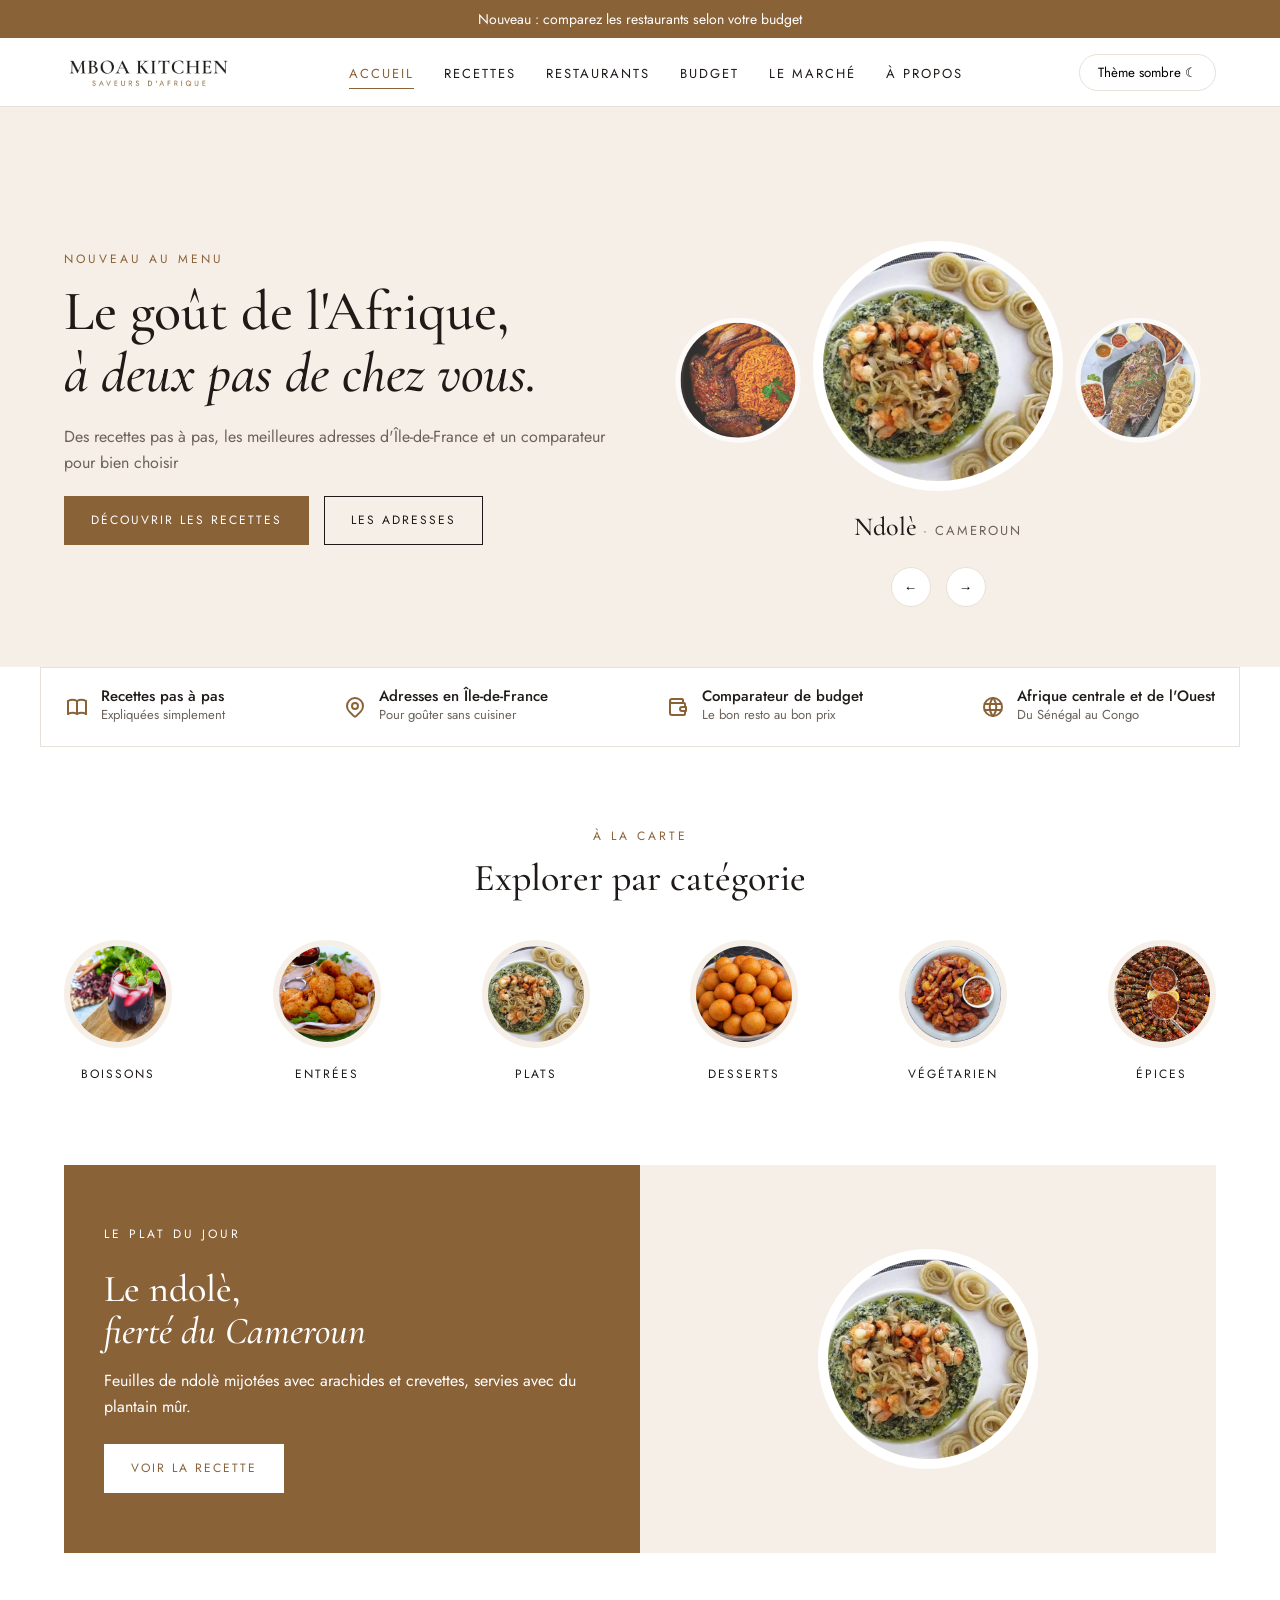
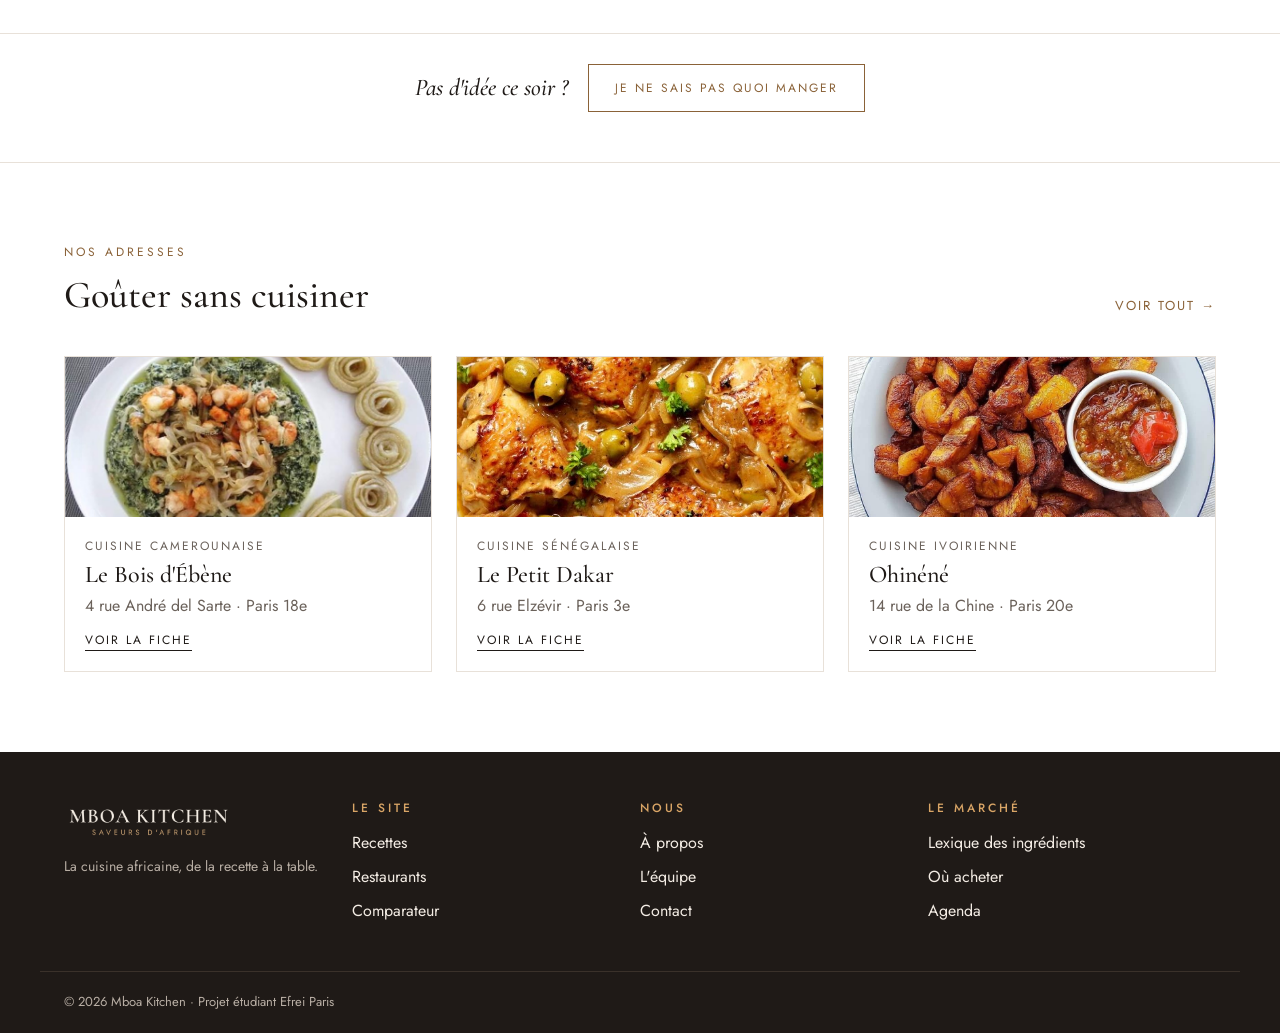
<file: index.html>
<!DOCTYPE html>
<html lang="fr">
<head>
    <meta charset="UTF-8">
    <meta name="viewport" content="width=device-width, initial-scale=1.0">
    <title>Mboa Kitchen – Saveurs d'Afrique</title>
    <link rel="preconnect" href="https://fonts.googleapis.com">
    <link rel="preconnect" href="https://fonts.gstatic.com" crossorigin>
    <link rel="stylesheet" href="https://fonts.googleapis.com/css2?family=Cormorant+Garamond:ital,wght@0,500;0,600;1,500&family=Jost:wght@400;500&display=swap">
    <link rel="stylesheet" href="css/style.css">
    <script src="javascript/menu.js" defer></script>
    <script src="javascript/theme.js" defer></script>
    <script src="javascript/hasard.js" defer></script>
    <script src="javascript/carrousel.js" defer></script>
    <script defer src="../javascript/formulaire.js"></script>
</head>
<body>
    <div class="annonce"><a href="pages/budget.html">Nouveau : comparez les restaurants selon votre budget</a> </div>

<header class="entete">
    <div class="conteneur">
        <a href="index.html" class="logo"><img src="img/logo/logo-mboa-clair.png" alt="Mboa Kitchen, saveurs d'Afrique" class="logo-image"></a>
        <button type="button" class="bouton-menu" aria-label="ouvrir le menu" aria-expanded="false">☰</button>
        <nav aria-label="navigation principale">
            <ul class="menu">
                <li><a href="index.html" class="actif" aria-current="page">Accueil</a></li>
                <li><a href="pages/recettes.html">Recettes</a></li>
                <li><a href="pages/restaurants.html">Restaurants</a></li>
                <li><a href="pages/budget.html">Budget</a></li>
                <li><a href="pages/marche.html">Le Marché</a></li>
                <li><a href="pages/a-propos.html">À propos</a></li>
            </ul>
        </nav>
        <button type="button" class="bouton-theme" aria-label="changer le thème">Thème sombre ☾</button>
    </div>
</header>

<main>
    <section id="banniere" class="banniere">
        <div class="conteneur">
            <div class="banniere-texte">
                <p class="surtitre">Nouveau au menu</p>
                <h1>Le goût de l'Afrique, <br><em>à deux pas de chez vous.</em></h1>
                <p>Des recettes pas à pas, les meilleures adresses d'Île-de-France et un comparateur pour bien choisir</p>
                <div class="banniere-boutons">
                    <a href="pages/recettes.html" class="banniere-bouton">Découvrir les recettes</a>
                    <a href="pages/restaurants.html" class="banniere-bouton">Les adresses</a>
                </div>
            </div>

            <div class="banniere-visuel">
                <div class="carrousel">
                    <figure class="plat">
                        <img src="img/plats/mafe.jpg" alt="Assiette de mafé">
                        <figcaption><strong>Mafé</strong> · Sénégal</figcaption>
                    </figure>
                    <figure class="plat">
                        <img src="img/plats/jollof-rice.jpg" alt="Assiette de jollof rice">
                        <figcaption><strong>Jollof rice</strong> · Nigeria</figcaption>
                    </figure>
                    <figure class="plat">
                        <img src="img/plats/ndole.jpg" alt="Assiette de ndolè">
                        <figcaption><strong>Ndolè</strong> · Cameroun</figcaption>
                    </figure>
                    <figure class="plat">
                        <img src="img/plats/poisson-braise.jpg" alt="Poisson braisé">
                        <figcaption><strong>Poisson braisé</strong> · Cameroun</figcaption>
                    </figure>
                    <figure class="plat">
                        <img src="img/plats/yassa-au-poulet.jpg" alt="Yassa au poulet">
                        <figcaption><strong>Yassa au poulet</strong> · Sénégal</figcaption>
                    </figure>
                    <figure class="plat">
                        <img src="img/plats/poulet-dg.jpg" alt="Poulet DG">
                        <figcaption><strong>Poulet DG</strong> · Cameroun</figcaption>
                    </figure>
                    <figure class="plat">
                        <img src="img/plats/eru.jpg" alt="Eru et water fufu">
                        <figcaption><strong>Eru</strong> · Cameroun</figcaption>
                    </figure>
                </div>

                <div class="carrousel-controles">
                    <button type="button" class="carrousel-prec" aria-label="Plat précédent">←</button>
                    <button type="button" class="carrousel-suiv" aria-label="Plat suivant">→</button>
                </div>
            </div>
        </div>
    </section>

    <!-- 4.3 : les points forts -->
    <section id="points-forts" class="points-forts">
        <h2 class="visuellement-cache">Nos points forts</h2>
        <div class="conteneur grille-points">
            <div class="point">
                <img src="img/icones/book.svg" alt="">
                <div>
                    <h3>Recettes pas à pas</h3>
                    <p>Expliquées simplement</p>
                </div>
            </div>
            <div class="point">
                <img src="img/icones/map-pin.svg" alt="">
                <div>
                    <h3>Adresses en Île-de-France</h3>
                    <p>Pour goûter sans cuisiner</p>
                </div>
            </div>
            <div class="point">
                <img src="img/icones/wallet.svg" alt="">
                <div>
                    <h3>Comparateur de budget</h3>
                    <p>Le bon resto au bon prix</p>
                </div>
            </div>
            <div class="point">
                <img src="img/icones/world.svg" alt="">
                <div>
                    <h3>Afrique centrale et de l'Ouest</h3>
                    <p>Du Sénégal au Congo</p>
                </div>
            </div>
        </div>
    </section>

    <!-- 4.4 : les catégories -->
    <section id="categories" class="categories">
        <div class="conteneur">
            <p class="surtitre">À la carte</p>
            <h2>Explorer par catégorie</h2>
            <div class="grille-categories">
                <a href="pages/recettes.html" class="categorie">
                    <img src="img/plats/bissap.jpg" alt="Verre de bissap">
                    <span>Boissons</span>
                </a>
                <a href="pages/recettes.html" class="categorie">
                    <img src="img/plats/akara.jpg" alt="Beignets akara">
                    <span>Entrées</span>
                </a>
                <a href="pages/recettes.html" class="categorie">
                    <img src="img/plats/ndole.jpg" alt="Assiette de ndolè">
                    <span>Plats</span>
                </a>
                <a href="pages/recettes.html" class="categorie">
                    <img src="img/plats/puff-puff.jpg" alt="Puff-puff">
                    <span>Desserts</span>
                </a>
                <a href="pages/recettes.html" class="categorie">
                    <img src="img/plats/alloco.jpg" alt="Alloco">
                    <span>Végétarien</span>
                </a>
                <a href="pages/recettes.html" class="categorie">
                    <img src="img/plats/suya.jpg" alt="Brochettes de suya">
                    <span>Épices</span>
                </a>
            </div>
        </div>
    </section>

    <!-- 4.5 : le plat du jour -->
    <section id="plat-du-jour" class="plat-du-jour">
        <div class="conteneur">
            <div class="plat-du-jour-texte">
                <p class="surtitre">Le plat du jour</p>
                <h2>Le ndolè,<br><em>fierté du Cameroun</em></h2>
                <p>Feuilles de ndolè mijotées avec arachides et crevettes, servies avec du plantain mûr.</p>
                <a href="pages/recettes.html" class="bouton-blanc">Voir la recette</a>
            </div>
            <div class="plat-du-jour-image">
                <img src="img/plats/ndole.jpg" alt="Plat de ndolè au plantain">
            </div>
        </div>
    </section>

    <!-- 4.6 : « Pas d'idée ce soir ? » -->
    <section id="idee" class="idee">
        <h2>Pas d'idée ce soir ?</h2>
        <button type="button" id="bouton-hasard" class="bouton-contour">Je ne sais pas quoi manger</button>
        <p id="resultat-hasard" aria-live="polite"></p>
    </section>

    <!-- 4.7 : l'aperçu des restaurants -->
    <section id="restaurants" class="restaurants">
        <div class="conteneur">
            <div class="restaurants-entete">
                <div>
                    <p class="surtitre">Nos adresses</p>
                    <h2>Goûter sans cuisiner</h2>
                </div>
                <a href="pages/restaurants.html" class="lien-tout">Voir tout →</a>
            </div>

            <div class="grille-restos">
                <article class="carte-resto">
                    <img src="img/plats/ndole.jpg" alt="Plat camerounais du restaurant Le Bois d'Ébène">
                    <div class="carte-texte">
                        <p class="carte-cuisine">Cuisine camerounaise</p>
                        <h3>Le Bois d'Ébène</h3>
                        <p>4 rue André del Sarte · Paris 18e</p>
                        <a href="pages/restaurants.html">Voir la fiche</a>
                    </div>
                </article>

                <article class="carte-resto">
                    <img src="img/plats/yassa-au-poulet.jpg" alt="Plat sénégalais du restaurant Le Petit Dakar">
                    <div class="carte-texte">
                        <p class="carte-cuisine">Cuisine sénégalaise</p>
                        <h3>Le Petit Dakar</h3>
                        <p>6 rue Elzévir · Paris 3e</p>
                        <a href="pages/restaurants.html">Voir la fiche</a>
                    </div>
                </article>

                <article class="carte-resto">
                    <img src="img/plats/alloco.jpg" alt="Plat ivoirien du restaurant Ohinéné">
                    <div class="carte-texte">
                        <p class="carte-cuisine">Cuisine ivoirienne</p>
                        <h3>Ohinéné</h3>
                        <p>14 rue de la Chine · Paris 20e</p>
                        <a href="pages/restaurants.html">Voir la fiche</a>
                    </div>
                </article>
            </div>
        </div>
    </section>
</main>

<footer class="pied">
    <div class="conteneur pied-colonnes">
        <div class="pied-colonne">
            <a href="index.html" class="pied-logo"><img src="img/logo/logo-mboa-sombre.png" alt="Mboa Kitchen" class="logo-image"></a>
            <p class="pied-texte">La cuisine africaine, de la recette à la table.</p>
        </div>

        <div class="pied-colonne">
            <h2 class="pied-titre">Le site</h2>
            <ul>
                <li><a href="pages/recettes.html">Recettes</a></li>
                <li><a href="pages/restaurants.html">Restaurants</a></li>
                <li><a href="pages/budget.html">Comparateur</a></li>
            </ul>
        </div>

        <div class="pied-colonne">
            <h2 class="pied-titre">Nous</h2>
            <ul>
                <li><a href="pages/a-propos.html">À propos</a></li>
                <li><a href="pages/a-propos.html#equipe">L'équipe</a></li>
                <li><a href="pages/a-propos.html#contact">Contact</a></li>
            </ul>
        </div>

        <div class="pied-colonne">
            <h2 class="pied-titre">Le Marché</h2>
            <ul>
                <li><a href="pages/marche.html#lexique">Lexique des ingrédients</a></li>
                <li><a href="pages/marche.html#acheter">Où acheter</a></li>
                <li><a href="pages/marche.html#agenda">Agenda</a></li>
            </ul>
        </div>
    </div>

    <p class="pied-copyright">&copy; 2026 Mboa Kitchen · Projet étudiant Efrei Paris</p>
</footer>

</body>
</html>
</file>
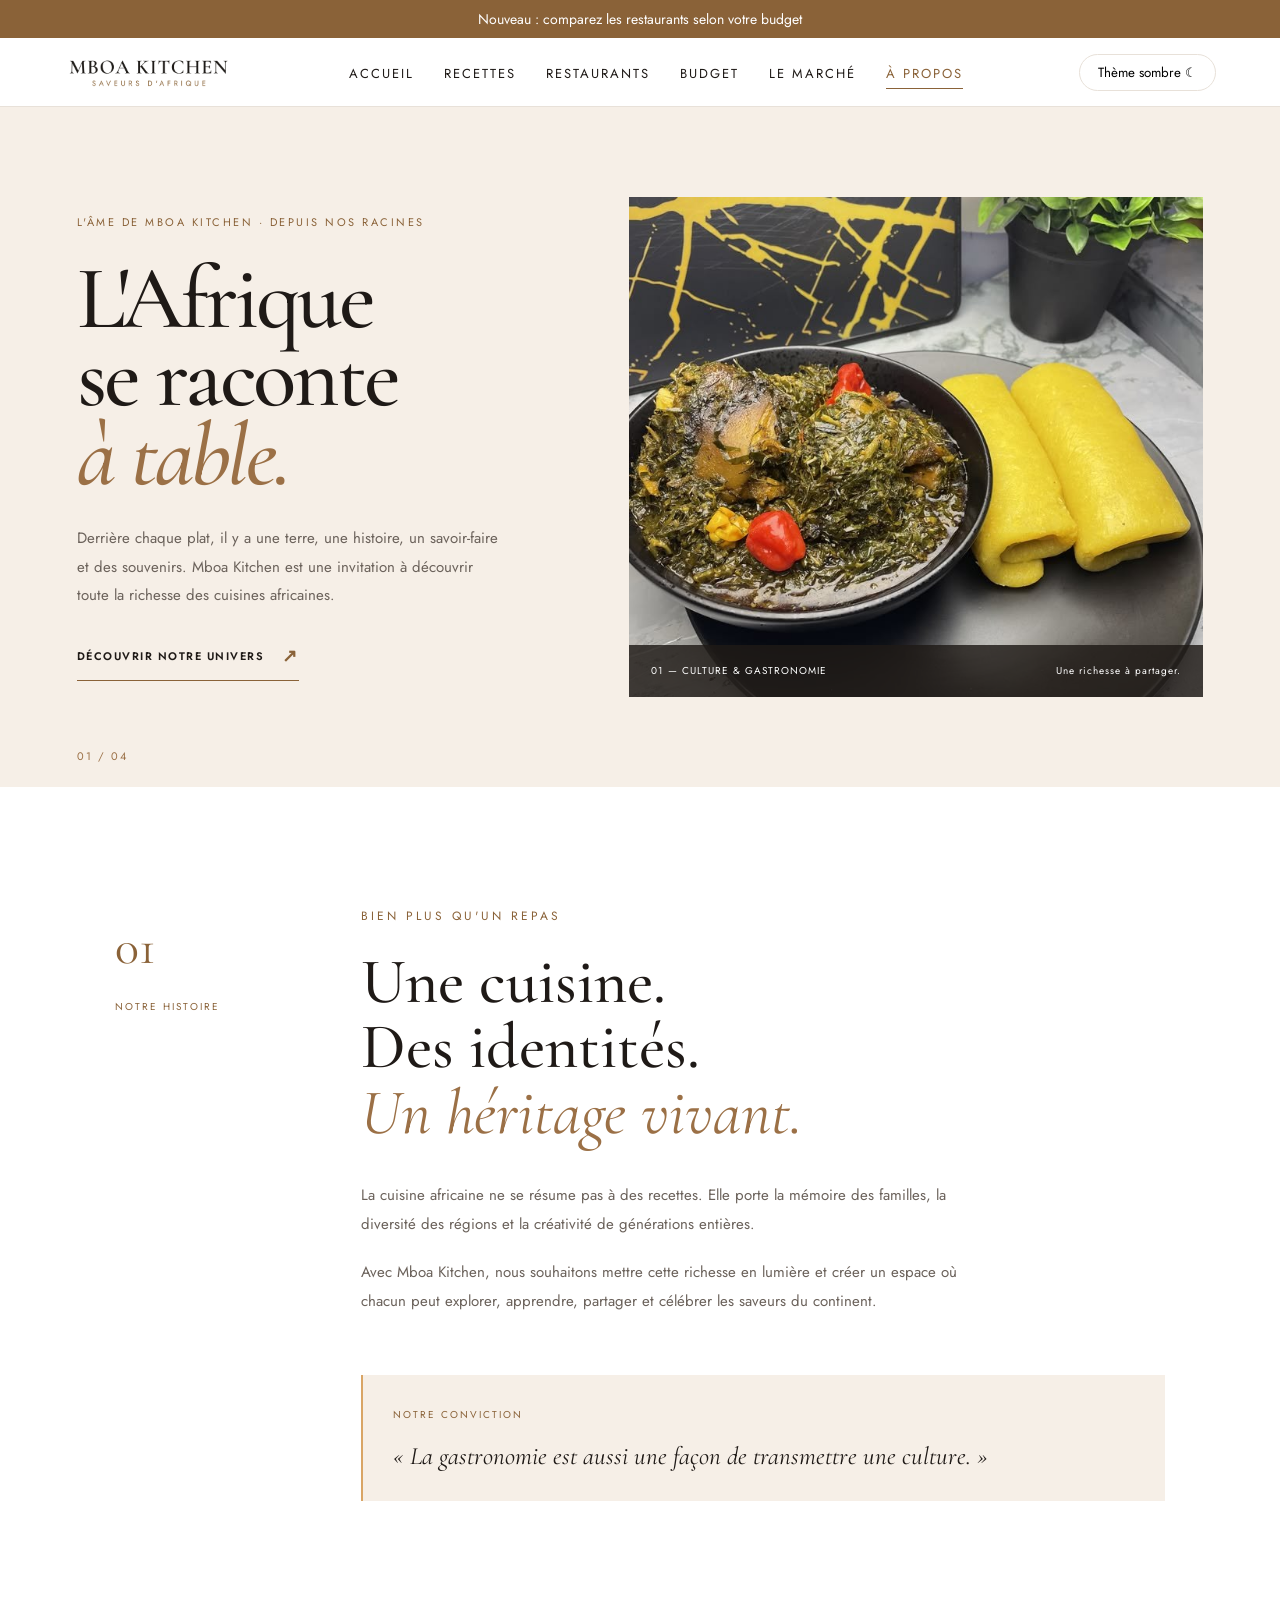
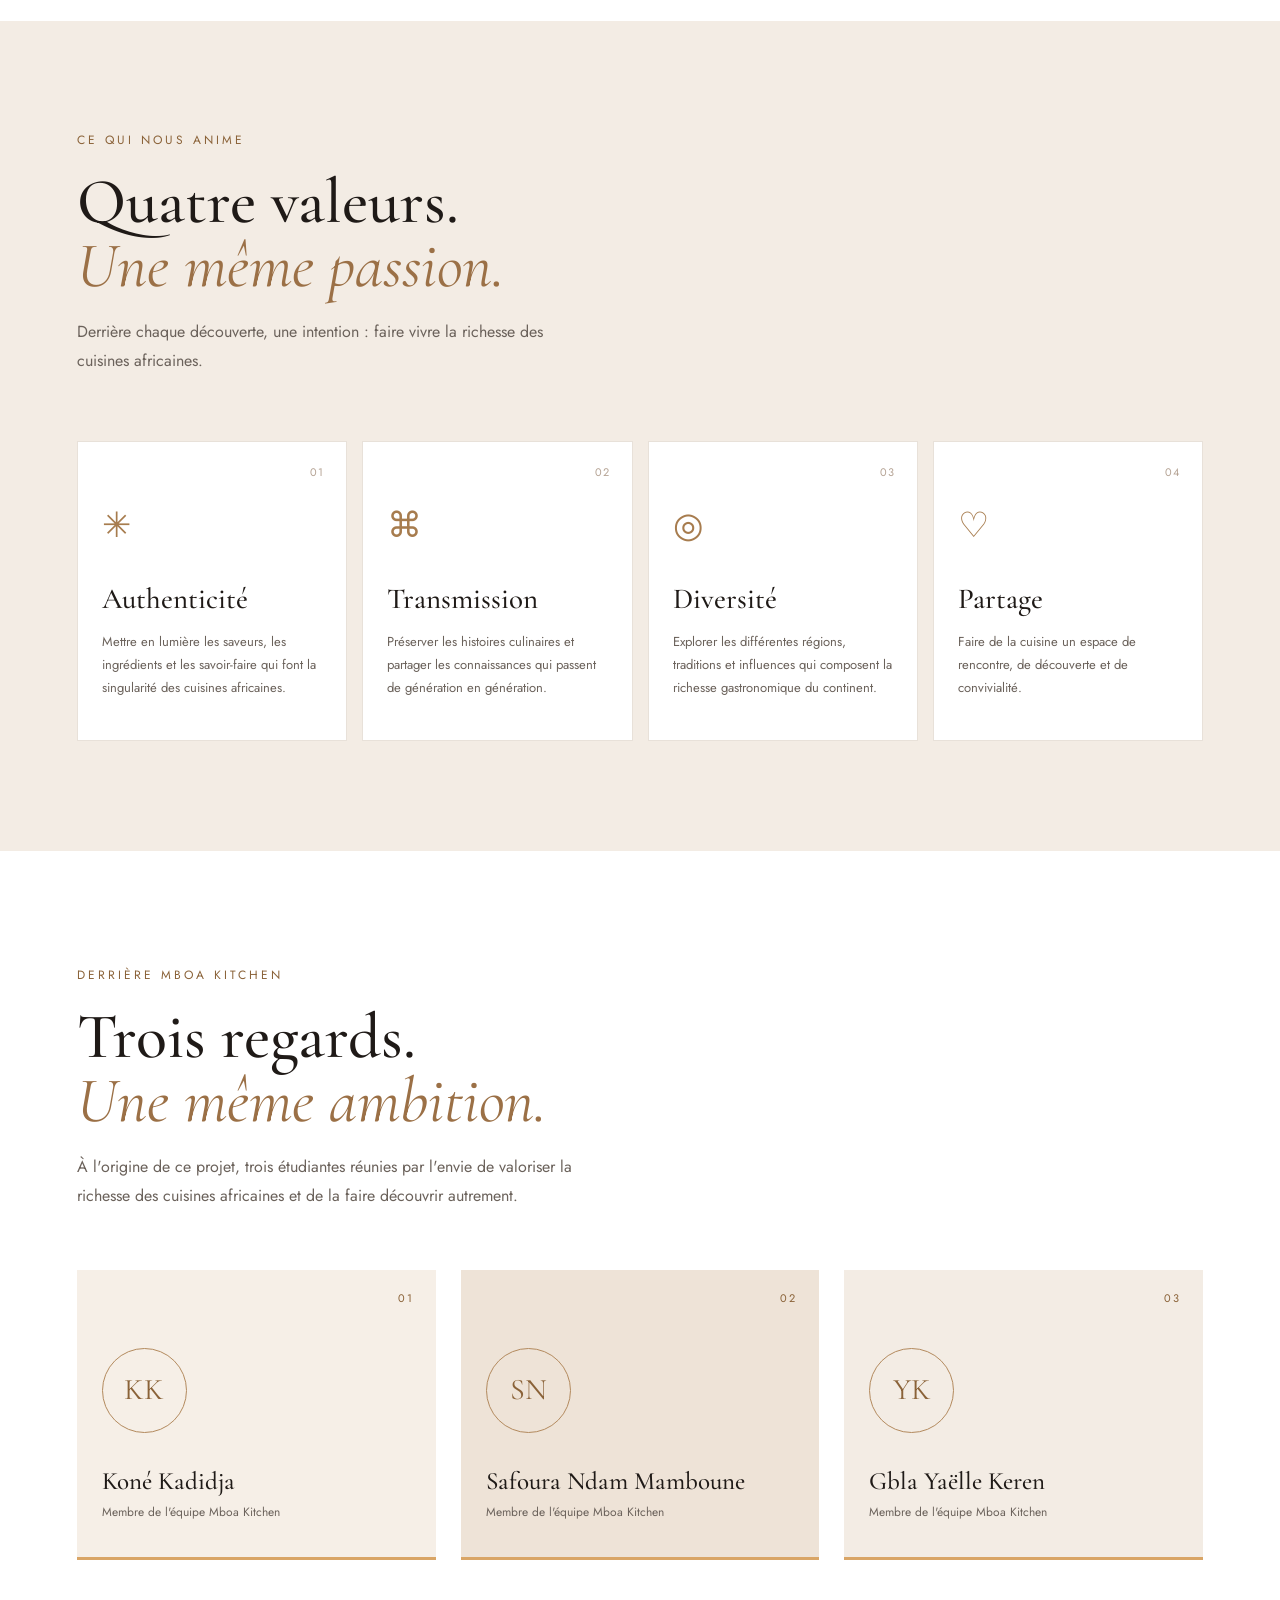
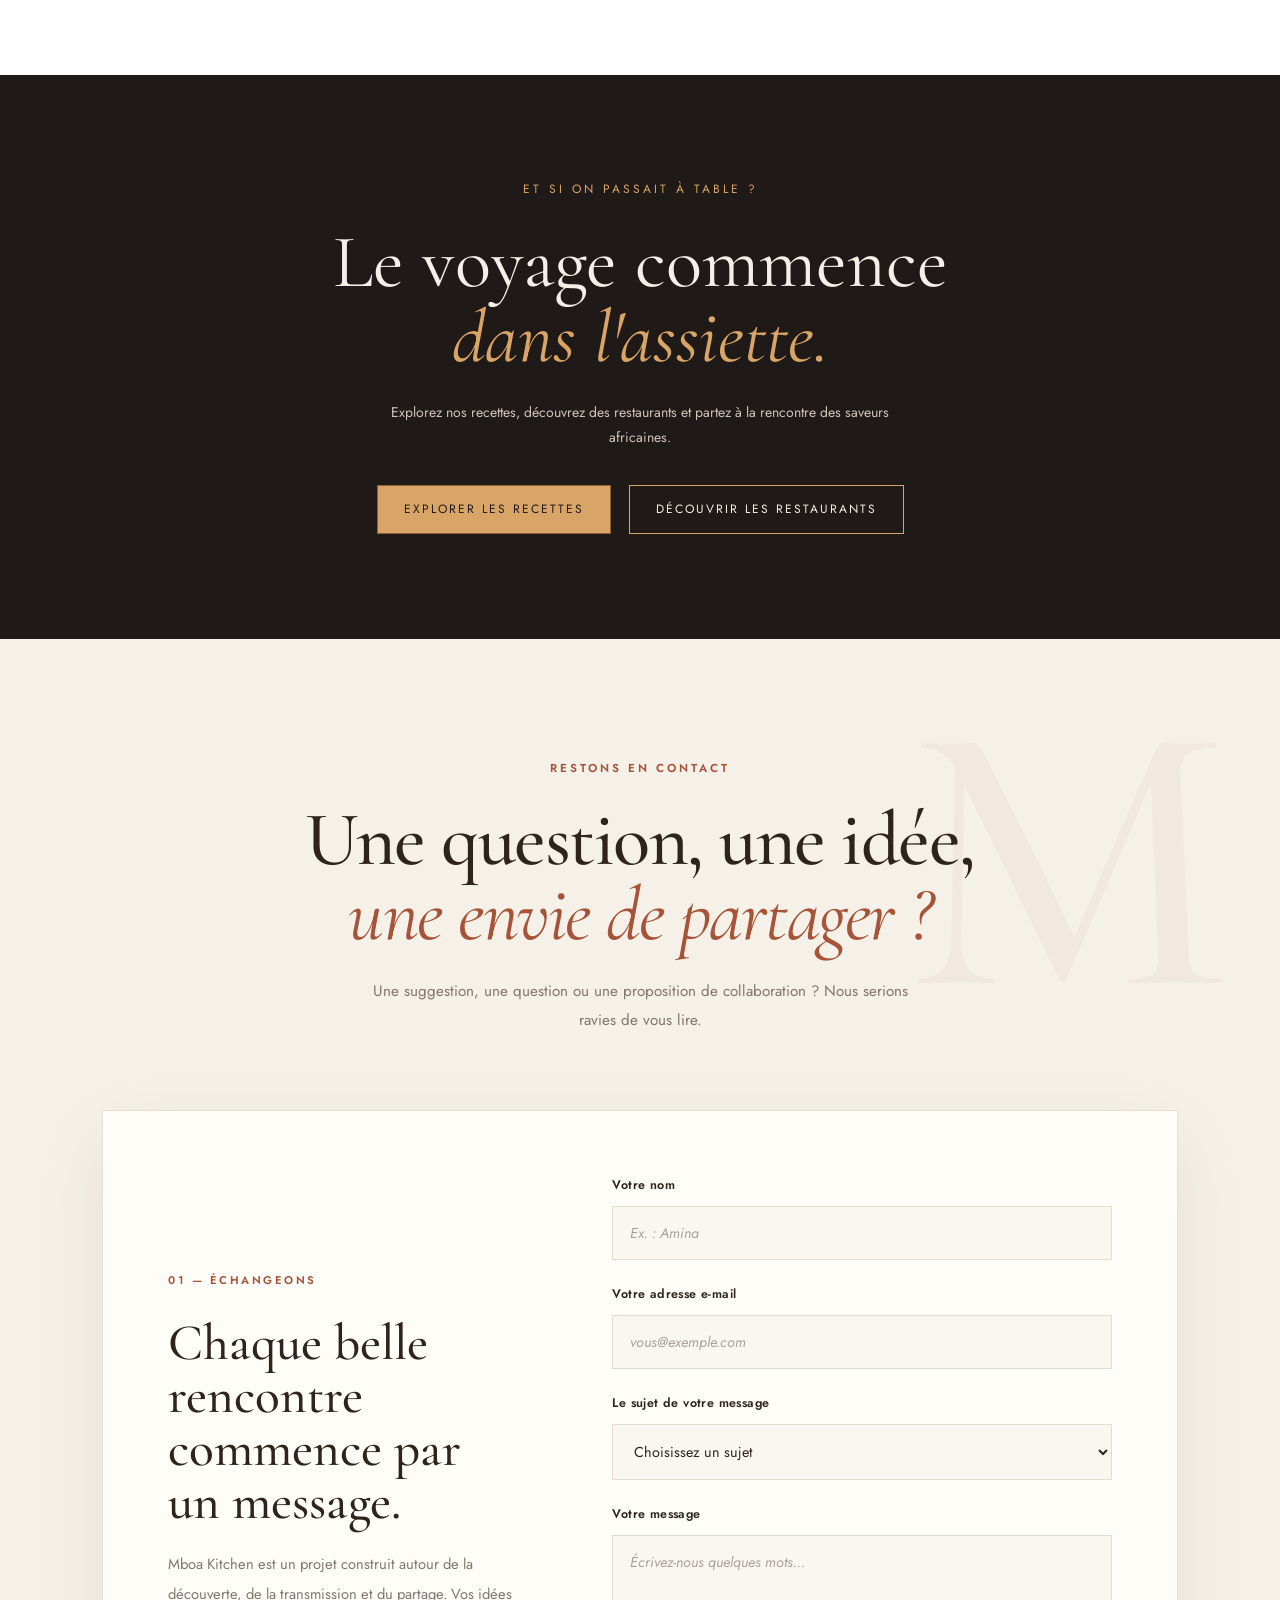
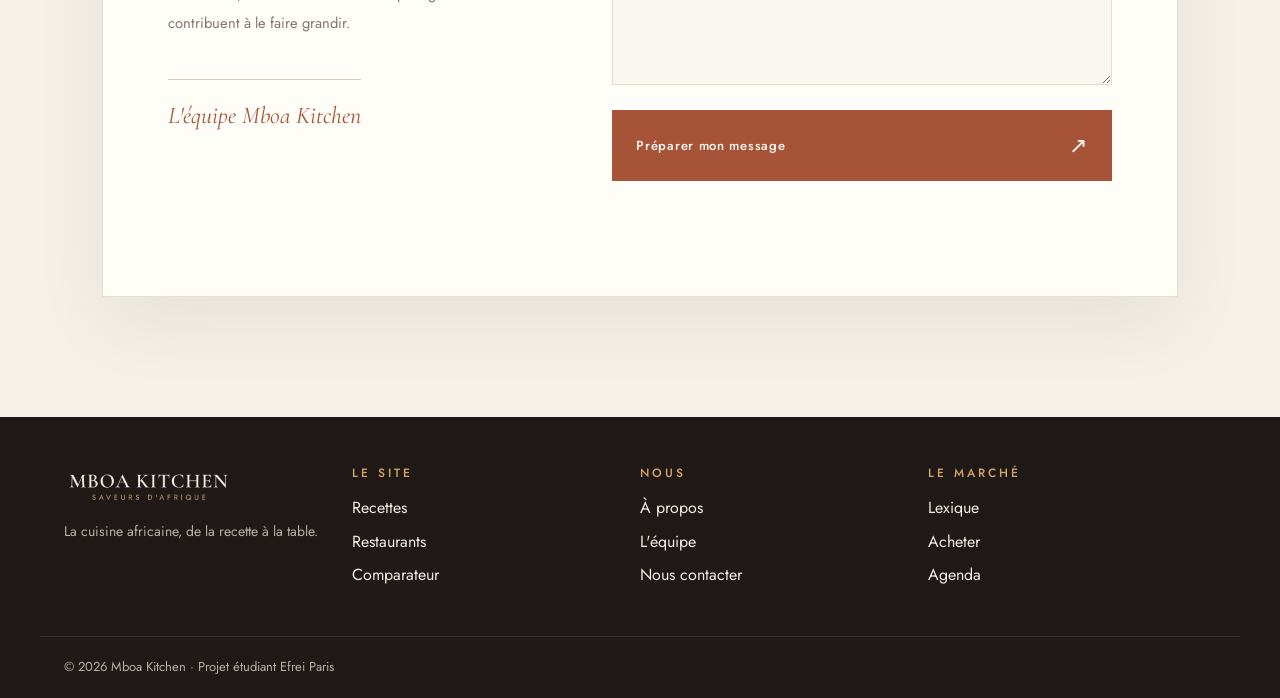
<file: pages/a-propos.html>
<!DOCTYPE html>
<html lang="fr">

<head>
    <meta charset="UTF-8">
    <meta name="viewport" content="width=device-width, initial-scale=1.0">

    <meta name="description" content="Découvrez Mboa Kitchen, un projet dédié à la valorisation des cuisines africaines, de leurs recettes, de leurs traditions et de leurs saveurs.">

    <title>À propos | Mboa Kitchen</title>

    <link rel="preconnect" href="https://fonts.googleapis.com">
    <link rel="preconnect" href="https://fonts.gstatic.com" crossorigin>
    <link rel="stylesheet" href="https://fonts.googleapis.com/css2?family=Cormorant+Garamond:ital,wght@0,500;0,600;1,500&family=Jost:wght@400;500&display=swap">
    <link rel="stylesheet" href="../css/style.css">
    <link rel="stylesheet" href="../css/apropos.css">

    <script defer src="../javascript/apropos.js"></script>


    <script src="../javascript/menu.js" defer></script>
    <script src="../javascript/theme.js" defer></script>
    <script defer src="../javascript/formulaire.js"></script>

</head>

<body>

    <!-- ANNONCE -->
    <div class="annonce">
        <a href="budget.html">
            Nouveau : comparez les restaurants selon votre budget
        </a>
    </div>

    <!-- HEADER -->
    <header class="entete">
        <div class="conteneur">

            <a href="../index.html" class="logo">
                <img src="../img/logo/logo-mboa-clair.png"
                     alt="Mboa Kitchen, saveurs d'Afrique"
                     class="logo-image">
            </a>

            <button type="button"
                    class="bouton-menu"
                    aria-label="Ouvrir le menu"
                    aria-expanded="false"
                    aria-controls="navigation-principale">
                ☰
            </button>

            <nav id="navigation-principale"
                 aria-label="Navigation principale">

                <ul class="menu">
                    <li><a href="../index.html">Accueil</a></li>
                    <li><a href="recettes.html">Recettes</a></li>
                    <li><a href="restaurants.html">Restaurants</a></li>
                    <li><a href="budget.html">Budget</a></li>
                    <li><a href="marche.html">Le Marché</a></li>
                    <li>
                        <a href="a-propos.html"
                           class="actif"
                           aria-current="page">À propos</a>
                    </li>
                </ul>

            </nav>

            <button type="button"
                    class="bouton-theme"
                    aria-label="Changer le thème de la page">
                Thème sombre ☾
            </button>

        </div>
    </header>


    <!-- CONTENU PRINCIPAL -->
    <main>

        <!-- HERO : INTRODUCTION -->
        <section class="apropos-hero">

            <div class="apropos-hero-texte">

                <p class="surtitre">
                    L'ÂME DE MBOA KITCHEN · DEPUIS NOS RACINES
                </p>

                <h1>
                    L'Afrique<br>
                    se raconte<br>
                    <span>à table.</span>
                </h1>

                <p class="apropos-intro">
                    Derrière chaque plat, il y a une terre, une histoire,
                    un savoir-faire et des souvenirs. Mboa Kitchen est
                    une invitation à découvrir toute la richesse des
                    cuisines africaines.
                </p>

                <a href="#notre-histoire" class="apropos-lien">
                    DÉCOUVRIR NOTRE UNIVERS
                    <span aria-hidden="true">↗</span>
                </a>

            </div>

            <div class="apropos-hero-image">

                <img src="../img/plats/eru.jpg"
                     alt="Plat traditionnel africain accompagné de bâtons de manioc">

                <div class="apropos-image-legende">
                    <span>01 — CULTURE & GASTRONOMIE</span>
                    <span>Une richesse à partager.</span>
                </div>

            </div>

            <div class="apropos-hero-numero">01 / 04</div>

        </section>


        <!-- NOTRE HISTOIRE -->
        <section class="apropos-histoire" id="notre-histoire">

            <div class="histoire-numero">
                <span>01</span>
                <span>NOTRE HISTOIRE</span>
            </div>

            <div class="histoire-contenu">

                <p class="surtitre">BIEN PLUS QU'UN REPAS</p>

                <h2>
                    Une cuisine.<br>
                    Des identités.<br>
                    <em>Un héritage vivant.</em>
                </h2>

                <p>
                    La cuisine africaine ne se résume pas à des recettes.
                    Elle porte la mémoire des familles, la diversité des
                    régions et la créativité de générations entières.
                </p>

                <p>
                    Avec Mboa Kitchen, nous souhaitons mettre cette richesse
                    en lumière et créer un espace où chacun peut explorer,
                    apprendre, partager et célébrer les saveurs du continent.
                </p>

            </div>

            <div class="histoire-signature">
                <span>Notre conviction</span>

                <p>
                    « La gastronomie est aussi une façon de transmettre
                    une culture. »
                </p>
            </div>

        </section>


        <!-- NOS VALEURS -->
        <section class="apropos-valeurs">

            <div class="valeurs-entete">

                <p class="surtitre">CE QUI NOUS ANIME</p>

                <h2>
                    Quatre valeurs.<br>
                    <em>Une même passion.</em>
                </h2>

                <p>
                    Derrière chaque découverte, une intention :
                    faire vivre la richesse des cuisines africaines.
                </p>

            </div>

            <div class="valeurs-grille">

                <article class="valeur valeur-01">
                    <span class="valeur-index">01</span>
                    <span class="valeur-symbole" aria-hidden="true">✳</span>

                    <h3>Authenticité</h3>

                    <p>
                        Mettre en lumière les saveurs, les ingrédients
                        et les savoir-faire qui font la singularité
                        des cuisines africaines.
                    </p>
                </article>


                <article class="valeur valeur-02">
                    <span class="valeur-index">02</span>
                    <span class="valeur-symbole" aria-hidden="true">⌘</span>

                    <h3>Transmission</h3>

                    <p>
                        Préserver les histoires culinaires et partager
                        les connaissances qui passent de génération
                        en génération.
                    </p>
                </article>


                <article class="valeur valeur-03">
                    <span class="valeur-index">03</span>
                    <span class="valeur-symbole" aria-hidden="true">◎</span>

                    <h3>Diversité</h3>

                    <p>
                        Explorer les différentes régions, traditions
                        et influences qui composent la richesse
                        gastronomique du continent.
                    </p>
                </article>


                <article class="valeur valeur-04">
                    <span class="valeur-index">04</span>
                    <span class="valeur-symbole" aria-hidden="true">♡</span>

                    <h3>Partage</h3>

                    <p>
                        Faire de la cuisine un espace de rencontre,
                        de découverte et de convivialité.
                    </p>
                </article>

            </div>

        </section>


        <!-- NOTRE ÉQUIPE -->
        <section class="apropos-equipe" id="equipe">

            <div class="equipe-entete">

                <p class="surtitre">DERRIÈRE MBOA KITCHEN</p>

                <h2>
                    Trois regards.<br>
                    <em>Une même ambition.</em>
                </h2>

                <p>
                    À l'origine de ce projet, trois étudiantes réunies
                    par l'envie de valoriser la richesse des cuisines
                    africaines et de la faire découvrir autrement.
                </p>

            </div>


            <div class="equipe-grille">

                <article class="membre-equipe">
                    <span class="membre-numero">01</span>

                    <div class="membre-initiales" aria-hidden="true">
                        KK
                    </div>

                    <h3>Koné Kadidja</h3>

                    <p>Membre de l'équipe Mboa Kitchen</p>
                </article>


                <article class="membre-equipe">
                    <span class="membre-numero">02</span>

                    <div class="membre-initiales" aria-hidden="true">
                        SN
                    </div>

                    <h3>Safoura Ndam Mamboune</h3>

                    <p>Membre de l'équipe Mboa Kitchen</p>
                </article>


                <article class="membre-equipe">
                    <span class="membre-numero">03</span>

                    <div class="membre-initiales" aria-hidden="true">
                        YK
                    </div>

                    <h3>Gbla Yaëlle Keren</h3>

                    <p>Membre de l'équipe Mboa Kitchen</p>
                </article>

            </div>

        </section>


        <!-- INVITATION FINALE -->
        <section class="apropos-conclusion">

            <p class="surtitre">ET SI ON PASSAIT À TABLE ?</p>

            <h2>
                Le voyage commence<br>
                <em>dans l'assiette.</em>
            </h2>

            <p>
                Explorez nos recettes, découvrez des restaurants
                et partez à la rencontre des saveurs africaines.
            </p>

            <div class="conclusion-liens">

                <a href="recettes.html" class="banniere-bouton">
                    Explorer les recettes
                </a>

                <a href="restaurants.html" class="bouton-contour">
                    Découvrir les restaurants
                </a>

            </div>

        </section>
                <!-- CONTACT -->
        <section class="apropos-contact" id="contact">

            <div class="contact-entete">

                <p class="surtitre">RESTONS EN CONTACT</p>

                <h2>
                    Une question, une idée,<br>
                    <em>une envie de partager ?</em>
                </h2>

                <p>
                    Une suggestion, une question ou une proposition
                    de collaboration ? Nous serions ravies de vous lire.
                </p>

            </div>

            <div class="contact-contenu">

                <div class="contact-invitation">

                    <span class="contact-numero">01 — ÉCHANGEONS</span>

                    <h3>
                        Chaque belle rencontre commence par un message.
                    </h3>

                    <p>
                        Mboa Kitchen est un projet construit autour
                        de la découverte, de la transmission et du partage.
                        Vos idées contribuent à le faire grandir.
                    </p>

                    <span class="contact-signature">
                        L'équipe Mboa Kitchen
                    </span>

                </div>

                <form class="contact-formulaire"
                      id="formulaire-contact"
                      novalidate>

                    <div class="contact-champ">
                        <label for="contact-nom">Votre nom</label>
                        <input type="text"
                               id="contact-nom"
                               name="nom"
                               placeholder="Ex. : Amina"
                               autocomplete="name"
                               required>
                    </div>

                    <div class="contact-champ">
                        <label for="contact-email">Votre adresse e-mail</label>
                        <input type="email"
                               id="contact-email"
                               name="email"
                               placeholder="vous@exemple.com"
                               autocomplete="email"
                               required>
                    </div>

                    <div class="contact-champ">
                        <label for="contact-sujet">Le sujet de votre message</label>

                        <select id="contact-sujet" name="sujet" required>
                            <option value="">Choisissez un sujet</option>
                            <option value="Question">Une question</option>
                            <option value="Suggestion">Une suggestion</option>
                            <option value="Partenariat">Une proposition de partenariat</option>
                            <option value="Autre">Autre</option>
                        </select>
                    </div>

                    <div class="contact-champ">
                        <label for="contact-message">Votre message</label>

                        <textarea id="contact-message"
                                  name="message"
                                  rows="5"
                                  placeholder="Écrivez-nous quelques mots..."
                                  required></textarea>
                    </div>

                    <button type="submit" class="contact-bouton">
                        Préparer mon message
                        <span aria-hidden="true">↗</span>
                    </button>

                    <p class="contact-retour"
                       id="contact-retour"
                       role="status"
                       aria-live="polite"></p>

                </form>

            </div>

        </section>

    </main>


    <!-- FOOTER -->
    <footer class="pied">

        <div class="conteneur pied-colonnes">

            <div class="pied-colonne">

                <a href="../index.html" class="pied-logo">
                    <img src="../img/logo/logo-mboa-sombre.png"
                         alt="Mboa Kitchen"
                         class="logo-image">
                </a>

                <p class="pied-texte">
                    La cuisine africaine, de la recette à la table.
                </p>

            </div>


            <div class="pied-colonne">

                <h2 class="pied-titre">Le site</h2>

                <ul>
                    <li><a href="recettes.html">Recettes</a></li>
                    <li><a href="restaurants.html">Restaurants</a></li>
                    <li><a href="budget.html">Comparateur</a></li>
                </ul>

            </div>


            <div class="pied-colonne">

                <h2 class="pied-titre">Nous</h2>

                <ul>
    <li><a href="a-propos.html">À propos</a></li>
    <li><a href="#equipe">L'équipe</a></li>
    <li><a href="#contact">Nous contacter</a></li>
</ul>

            </div>


            <div class="pied-colonne">

                <h2 class="pied-titre">Le Marché</h2>

                <ul>
                    <li><a href="marche.html">Lexique</a></li>
                    <li><a href="marche.html">Acheter</a></li>
                    <li><a href="marche.html">Agenda</a></li>
                </ul>

            </div>

        </div>

        <p class="pied-copyright">
            &copy; 2026 Mboa Kitchen · Projet étudiant Efrei Paris
        </p>

    </footer>

</body>
</html>
</file>
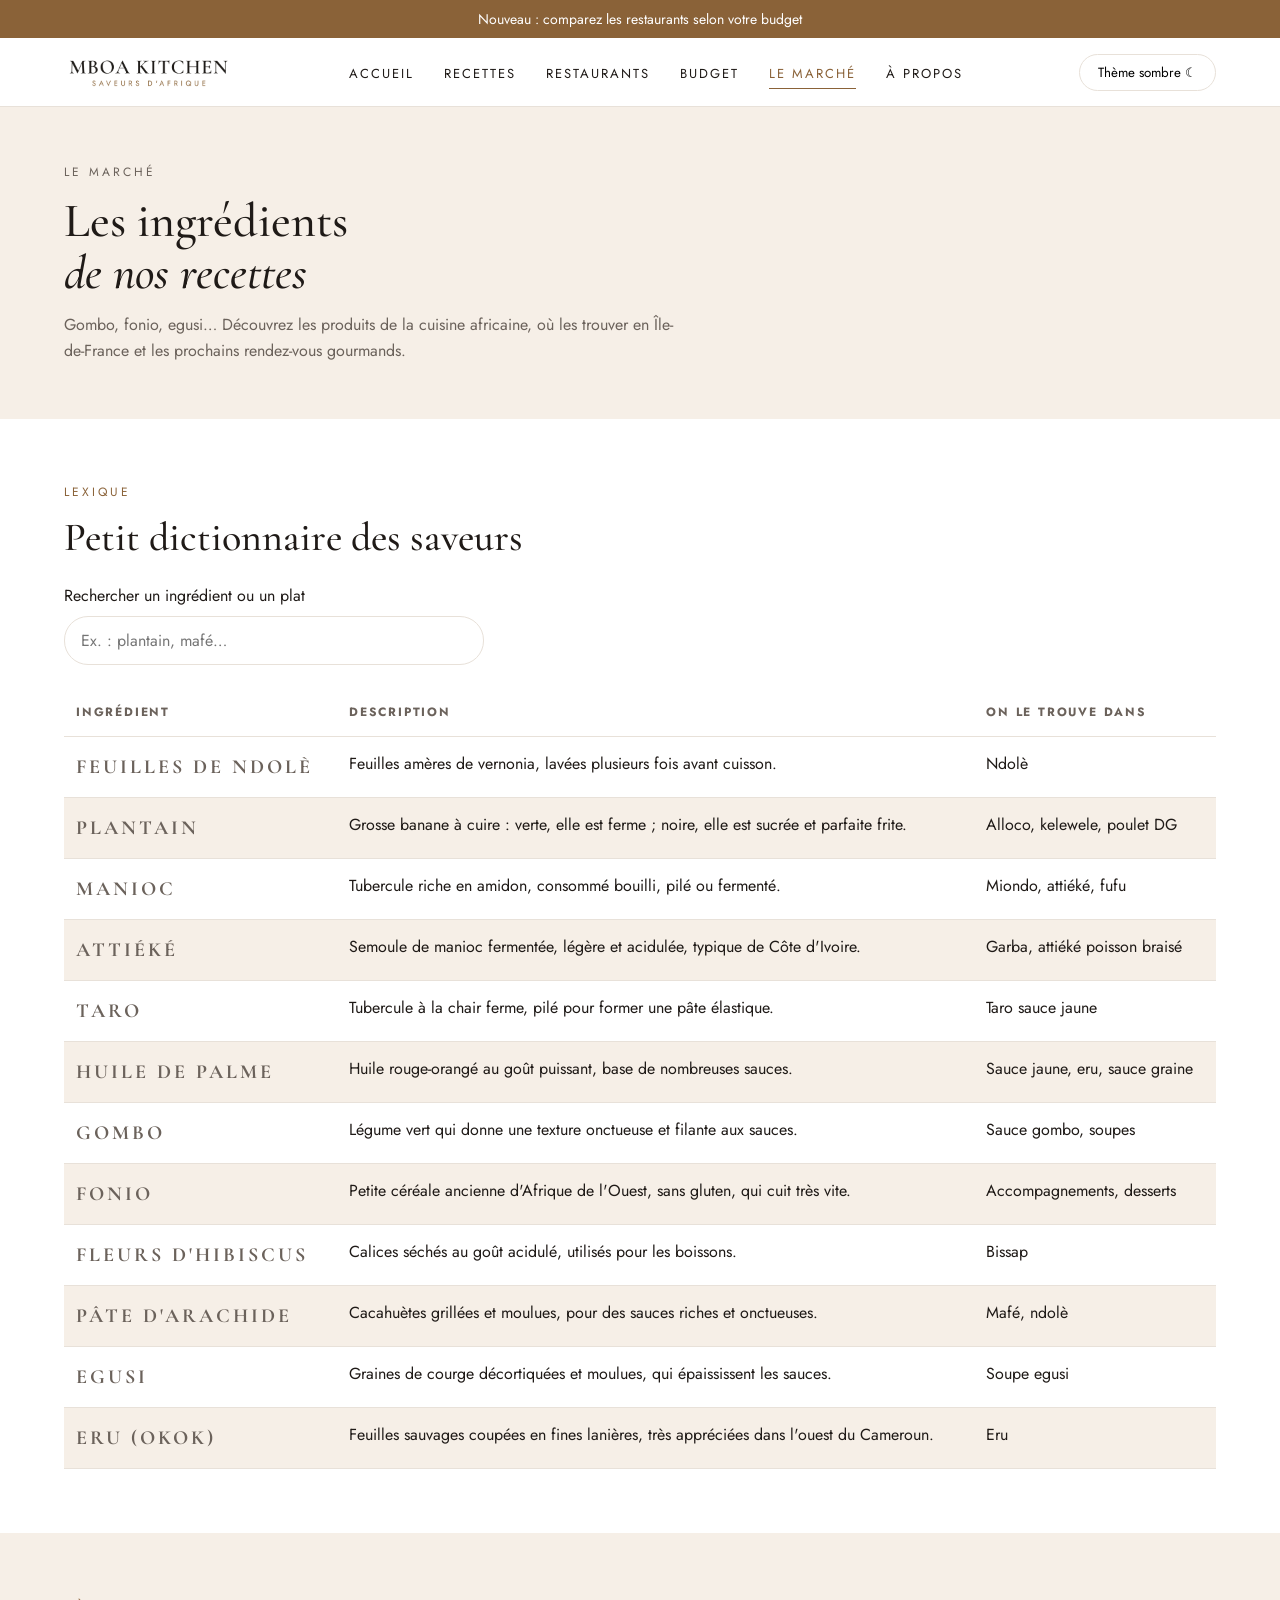
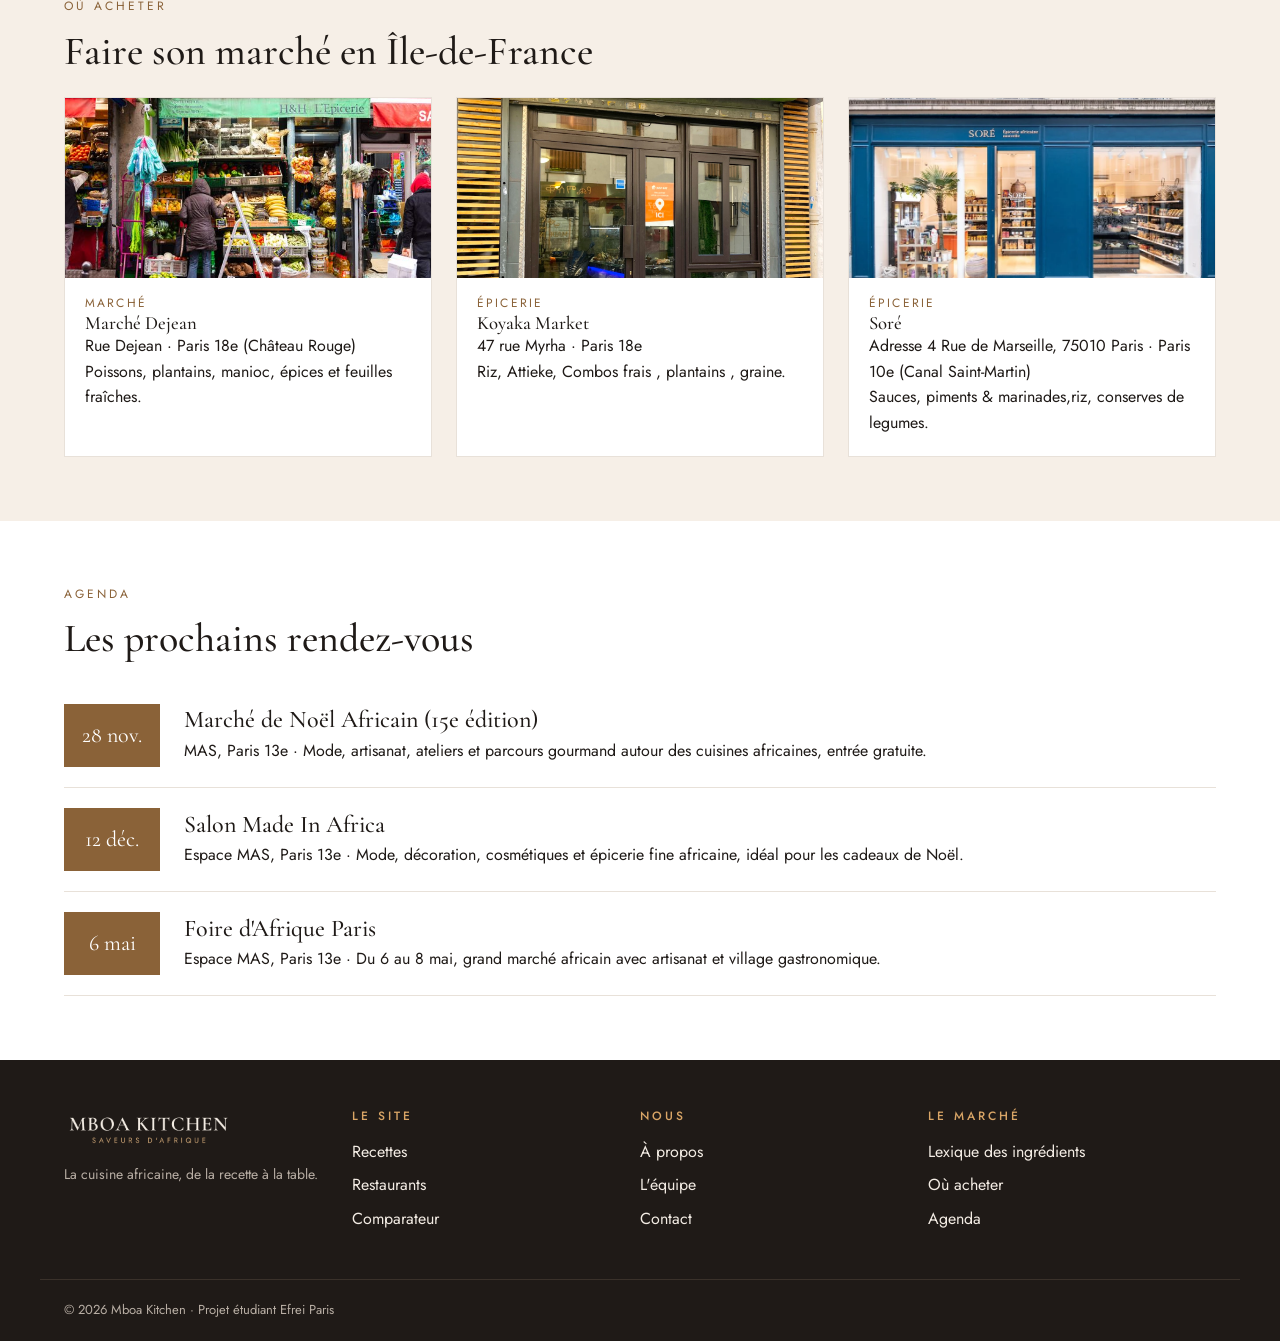
<file: pages/marche.html>
<!DOCTYPE html>
<html lang="fr">
<head>
    <meta charset="UTF-8">
    <meta name="viewport" content="width=device-width, initial-scale=1.0">
    <title>Le Marché – Mboa Kitchen</title>
    <link rel="preconnect" href="https://fonts.googleapis.com">
    <link rel="preconnect" href="https://fonts.gstatic.com" crossorigin>
    <link rel="stylesheet" href="https://fonts.googleapis.com/css2?family=Cormorant+Garamond:ital,wght@0,500;0,600;1,500&family=Jost:wght@400;500&display=swap">
    <link rel="stylesheet" href="../css/style.css">
    <script src="../javascript/menu.js" defer></script>
    <script src="../javascript/theme.js" defer></script>
    <link rel="stylesheet" href="../css/marche.css">
<script src="../javascript/marche.js" defer></script>
</head>
<body>
    <div class="annonce"><a href="budget.html">Nouveau : comparez les restaurants selon votre budget</a></div>

    <header class="entete">
        <div class="conteneur">
            <a href="../index.html" class="logo"><img src="../img/logo/logo-mboa-clair.png" alt="Mboa Kitchen, saveurs d'Afrique" class="logo-image"></a>
            <button type="button" class="bouton-menu" aria-label="Ouvrir le menu" aria-expanded="false">☰</button>
            <nav aria-label="Navigation principale">
                <ul class="menu">
                    <li><a href="../index.html">Accueil</a></li>
                    <li><a href="recettes.html">Recettes</a></li>
                    <li><a href="restaurants.html">Restaurants</a></li>
                    <li><a href="budget.html">Budget</a></li>
                    <li><a href="marche.html" class="actif" aria-current="page">Le Marché</a></li>
                    <li><a href="a-propos.html">À propos</a></li>
                </ul>
            </nav>
            <button type="button" class="bouton-theme">Thème sombre ☾</button>
        </div>
    </header>
<main>
  <section class="intro">
    <div class="conteneur">
      <p class="surtitre">Le Marché</p>
      <h1>Les ingrédients<br><em>de nos recettes</em></h1>
      <p>Gombo, fonio, egusi… Découvrez les produits de la cuisine africaine, où les trouver en Île-de-France et les prochains rendez-vous gourmands.</p>
    </div>
  </section>
  <section id="lexique" class="conteneur section-marche">
  <p class="surtitre">Lexique</p>
  <h2>Petit dictionnaire des saveurs</h2>

  <label for="recherche">Rechercher un ingrédient ou un plat</label>
  <input type="search" id="recherche" placeholder="Ex. : plantain, mafé…">

  <div class="table-defilante">
    <table class="table-lexique">
      <thead>
        <tr>
          <th scope="col">Ingrédient</th>
          <th scope="col">Description</th>
          <th scope="col">On le trouve dans</th>
        </tr>
      </thead>
      <tbody>
        <tr>
          <th scope="row">Feuilles de ndolè</th>
          <td>Feuilles amères de vernonia, lavées plusieurs fois avant cuisson.</td>
          <td>Ndolè</td>
        </tr>
        <tr>
          <th scope="row">Plantain</th>
          <td>Grosse banane à cuire : verte, elle est ferme ; noire, elle est sucrée et parfaite frite.</td>
          <td>Alloco, kelewele, poulet DG</td>
        </tr>
        <tr>
          <th scope="row">Manioc</th>
          <td>Tubercule riche en amidon, consommé bouilli, pilé ou fermenté.</td>
          <td>Miondo, attiéké, fufu</td>
        </tr>
        <tr>
          <th scope="row">Attiéké</th>
          <td>Semoule de manioc fermentée, légère et acidulée, typique de Côte d'Ivoire.</td>
          <td>Garba, attiéké poisson braisé</td>
        </tr>
        <tr>
          <th scope="row">Taro</th>
          <td>Tubercule à la chair ferme, pilé pour former une pâte élastique.</td>
          <td>Taro sauce jaune</td>
        </tr>
        <tr>
          <th scope="row">Huile de palme</th>
          <td>Huile rouge-orangé au goût puissant, base de nombreuses sauces.</td>
          <td>Sauce jaune, eru, sauce graine</td>
        </tr>
        <tr>
          <th scope="row">Gombo</th>
          <td>Légume vert qui donne une texture onctueuse et filante aux sauces.</td>
          <td>Sauce gombo, soupes</td>
        </tr>
        <tr>
          <th scope="row">Fonio</th>
          <td>Petite céréale ancienne d'Afrique de l'Ouest, sans gluten, qui cuit très vite.</td>
          <td>Accompagnements, desserts</td>
        </tr>
        <tr>
          <th scope="row">Fleurs d'hibiscus</th>
          <td>Calices séchés au goût acidulé, utilisés pour les boissons.</td>
          <td>Bissap</td>
        </tr>
        <tr>
          <th scope="row">Pâte d'arachide</th>
          <td>Cacahuètes grillées et moulues, pour des sauces riches et onctueuses.</td>
          <td>Mafé, ndolè</td>
        </tr>
        <tr>
          <th scope="row">Egusi</th>
          <td>Graines de courge décortiquées et moulues, qui épaississent les sauces.</td>
          <td>Soupe egusi</td>
        </tr>
        <tr>
          <th scope="row">Eru (okok)</th>
          <td>Feuilles sauvages coupées en fines lanières, très appréciées dans l'ouest du Cameroun.</td>
          <td>Eru</td>
        </tr>
      </tbody>
    </table>
  </div>

  <p id="aucun-ingredient" hidden>Aucun ingrédient ne correspond à votre recherche.</p>
</section>
<section id="acheter" class="section-marche fond-doux">
  <div class="conteneur">
    <p class="surtitre">Où acheter</p>
    <h2>Faire son marché en Île-de-France</h2>

    <div class="grille-adresses">
      <article class="carte-adresse">
        <img src="../img/marche/epicerie-1.jpg" alt="Étals de fruits et légumes au Marché Dejean, rue Dejean à Paris">
        <p class="carte-type">Marché</p>
        <h3>Marché Dejean</h3>
        <p>Rue Dejean · Paris 18e (Château Rouge)</p>
        <p>Poissons, plantains, manioc, épices et feuilles fraîches.</p>
      </article>

      <article class="carte-adresse">
        <img src="../img/marche/epicerie-2.jpg" alt="Devanture de l'épicerie Koyaka Market">
        <p class="carte-type">Épicerie</p>
        <h3>Koyaka Market</h3>
        <p>47 rue Myrha · Paris 18e</p>
        <p>Riz, Attieke, Combos frais , plantains , graine.</p>
      </article>

      <article class="carte-adresse">
        <img src="../img/marche/epicerie-3.webp" alt="Rayon de produits africains de la cantine-épicerie Soré">
        <p class="carte-type">Épicerie</p>
        <h3>Soré</h3>
        <p>Adresse 4 Rue de Marseille, 75010 Paris · Paris 10e (Canal Saint-Martin)</p>
        <p>Sauces, piments & marinades,riz, conserves de legumes.</p>
      </article>
    </div>
  </div>
</section>
<section id="agenda" class="conteneur section-marche">
  <p class="surtitre">Agenda</p>
  <h2>Les prochains rendez-vous</h2>

  <ul class="agenda">
    <li>
      <time class="agenda-date" datetime="2026-11-28">28 nov.</time>
      <div>
        <h3>Marché de Noël Africain (15e édition)</h3>
        <p>MAS, Paris 13e · Mode, artisanat, ateliers et parcours gourmand autour des cuisines africaines, entrée gratuite.</p>
      </div>
    </li>
    <li>
      <time class="agenda-date" datetime="2026-12-12">12 déc.</time>
      <div>
        <h3>Salon Made In Africa</h3>
        <p>Espace MAS, Paris 13e · Mode, décoration, cosmétiques et épicerie fine africaine, idéal pour les cadeaux de Noël.</p>
      </div>
    </li>
    <li>
      <time class="agenda-date" datetime="2027-05-06">6 mai</time>
      <div>
        <h3>Foire d'Afrique Paris</h3>
        <p>Espace MAS, Paris 13e · Du 6 au 8 mai, grand marché africain avec artisanat et village gastronomique.</p>
      </div>
    </li>
  </ul>
</section>

    <footer class="pied">
        <div class="conteneur pied-colonnes">
            <div class="pied-colonne">
                <a href="../index.html" class="pied-logo"><img src="../img/logo/logo-mboa-sombre.png" alt="Mboa Kitchen, retour à l'accueil" class="logo-image"></a>
                <p class="pied-texte">La cuisine africaine, de la recette à la table.</p>
            </div>
            <div class="pied-colonne">
                <h2 class="pied-titre">Le site</h2>
                <ul>
                    <li><a href="recettes.html">Recettes</a></li>
                    <li><a href="restaurants.html">Restaurants</a></li>
                    <li><a href="budget.html">Comparateur</a></li>
                </ul>
            </div>
            <div class="pied-colonne">
                <h2 class="pied-titre">Nous</h2>
                <ul>
                    <li><a href="a-propos.html">À propos</a></li>
                    <li><a href="a-propos.html#equipe">L'équipe</a></li>
                    <li><a href="a-propos.html#contact">Contact</a></li>
                </ul>
            </div>
            <div class="pied-colonne">
                <h2 class="pied-titre">Le Marché</h2>
                <ul>
                    <li><a href="marche.html#lexique">Lexique des ingrédients</a></li>
                    <li><a href="marche.html#acheter">Où acheter</a></li>
                    <li><a href="marche.html#agenda">Agenda</a></li>
                </ul>
            </div>
        </div>
        <p class="pied-copyright">&copy; 2026 Mboa Kitchen · Projet étudiant Efrei Paris</p>
    </footer>
</file>
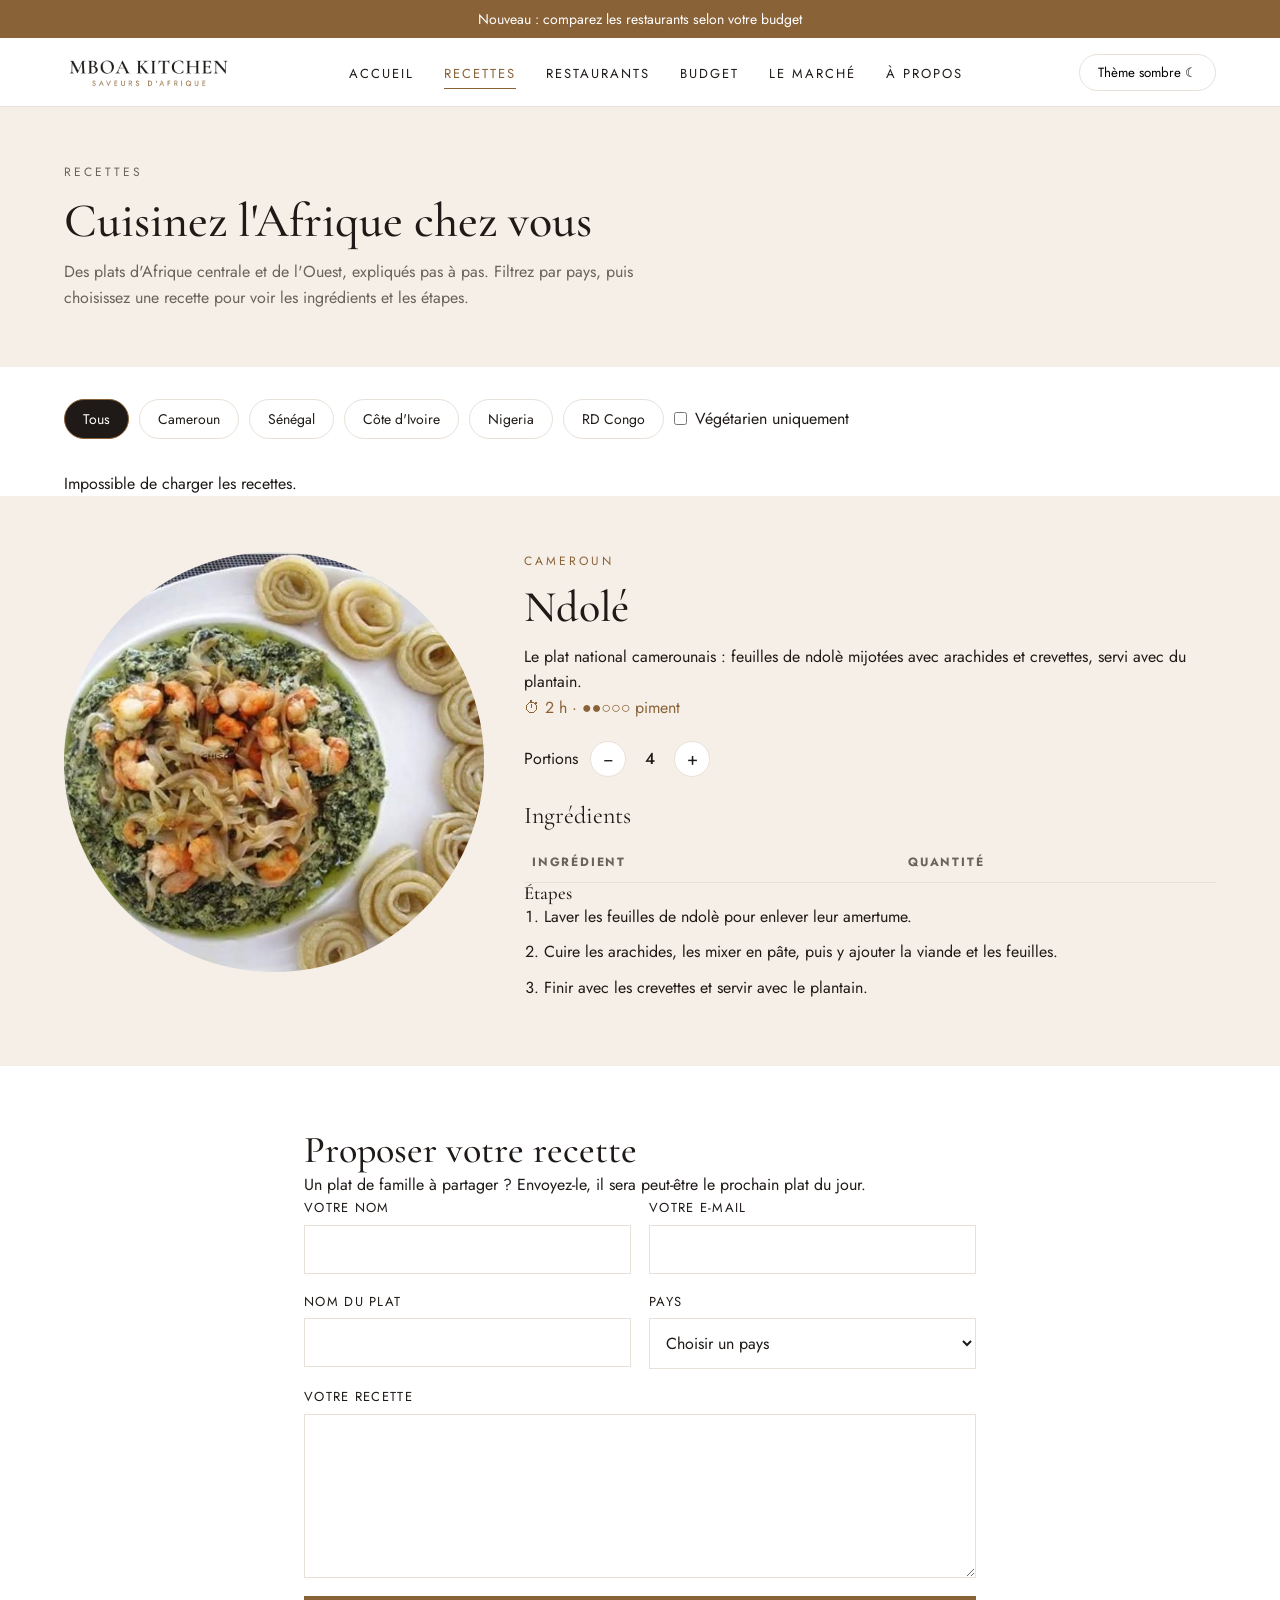
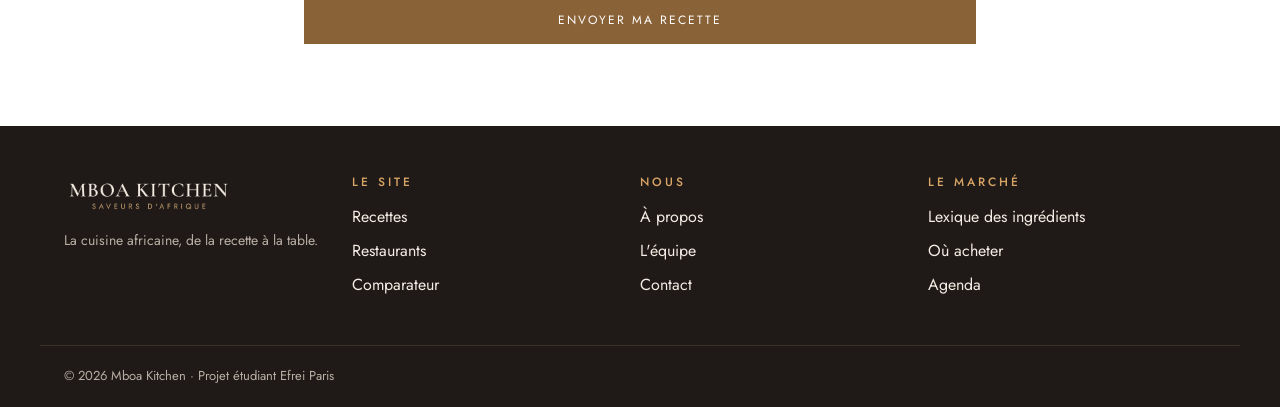
<file: pages/recettes.html>
<!DOCTYPE html>
<html lang="fr">
<head>
    <meta charset="UTF-8">
    <meta name="viewport" content="width=device-width, initial-scale=1.0">
    <title>Recettes – Mboa Kitchen</title>
    <link rel="preconnect" href="https://fonts.googleapis.com">
    <link rel="preconnect" href="https://fonts.gstatic.com" crossorigin>
    <link rel="stylesheet" href="https://fonts.googleapis.com/css2?family=Cormorant+Garamond:ital,wght@0,500;0,600;1,500&family=Jost:wght@400;500&display=swap">
    <link rel="stylesheet" href="../css/style.css">
    <link rel="stylesheet" href="../css/recettes.css">
    <script src="../javascript/recettes.js" defer></script>
    <script src="../javascript/formulaire.js" defer></script>
    <script src="../javascript/menu.js" defer></script>
    <script src="../javascript/proposition.js" defer></script>
    <script src="../javascript/theme.js" defer></script>
</head>
<body>

    <div class="annonce"><a href="budget.html">Nouveau : comparez les restaurants selon votre budget</a></div>

    <header class="entete">
        <div class="conteneur">
            <a href="../index.html" class="logo"><img src="../img/logo/logo-mboa-clair.png" alt="Mboa Kitchen, saveurs d'Afrique" class="logo-image"></a>
            <button type="button" class="bouton-menu" aria-label="Ouvrir le menu" aria-expanded="false">☰</button>
            <nav aria-label="Navigation principale">
                <ul class="menu">
                    <li><a href="../index.html">Accueil</a></li>
                    <li><a href="recettes.html" class="actif" aria-current="page">Recettes</a></li>
                    <li><a href="restaurants.html">Restaurants</a></li>
                    <li><a href="budget.html">Budget</a></li>
                    <li><a href="marche.html">Le Marché</a></li>
                    <li><a href="a-propos.html">À propos</a></li>
                </ul>
            </nav>
            <button type="button" class="bouton-theme">Thème sombre ☾</button>
        </div>
    </header>

    <main>
        <section class="intro">
            <div class="conteneur">
                <p class="surtitre">Recettes</p>
                <h1>Cuisinez l'Afrique chez vous</h1>
                <p>Des plats d'Afrique centrale et de l'Ouest, expliqués pas à pas. Filtrez par pays, puis choisissez une recette pour voir les ingrédients et les étapes.</p>
            </div>
        </section>

        <section id="filtres" class="conteneur filtres">
            <h2 class="visuellement-cache">Filtrer les recettes</h2>
            <div class="filtre-pays">
                <button type="button" class="filtre actif" aria-pressed="true" data-pays="Tous">Tous</button>
                <button type="button" class="filtre" aria-pressed="false" data-pays="Cameroun">Cameroun</button>
                <button type="button" class="filtre" aria-pressed="false" data-pays="Sénégal">Sénégal</button>
                <button type="button" class="filtre" aria-pressed="false" data-pays="Côte d'Ivoire">Côte d'Ivoire</button>
                <button type="button" class="filtre" aria-pressed="false" data-pays="Nigeria">Nigeria</button>
                <button type="button" class="filtre" aria-pressed="false" data-pays="RD Congo">RD Congo</button>
            </div>
            <label class="filtre-vege">
                <input type="checkbox" id="filtre-vege">Végétarien uniquement
            </label>
        </section>

        <section id="liste" class="conteneur">
            <h2 class="visuellement-cache">Liste des recettes</h2>
            <div id="grille-recettes" class="grille-recettes"></div>
        <p id="aucune-recette" hidden>Aucune recette ne correspond à ces filtres pour l'instant.</p>
            
        </section>

        <section id="fiche" class="fiche">
            <div class="conteneur fiche-contenu">
                <img id="fiche-image" src="../img/plats/ndole.jpg" alt="">
                <div class="fiche-texte">
                    <p id="fiche-pays" class="surtitre"></p>
                    <h2 id="fiche-nom"></h2>
                    <p id="fiche-description"></p>
                    <p id="fiche-infos" class="fiche-infos"></p>

                    <div class="portions">
                        <span>Portions</span>
                        <button type="button" id="portions-moins" aria-label="Une portion de moins">−</button>
                        <span id="nb-portions">4</span>
                        <button type="button" id="portions-plus" aria-label="Une portion de plus">+</button>
                    </div>

                    <table class="table-ingredients">
                        <caption>Ingrédients</caption>
                        <thead>
                            <tr>
                                <th scope="col">Ingrédient</th>
                                <th scope="col">Quantité</th>
                            </tr>
                        </thead>
                        <tbody id="fiche-ingredients"></tbody>
                    </table>

                    <h3>Étapes</h3>
                    <ol id="fiche-etapes"></ol>
                </div>
            </div>
        </section>

        <section id="proposer" class="conteneur proposer">
            <h2>Proposer votre recette</h2>
            <p>Un plat de famille à partager ? Envoyez-le, il sera peut-être le prochain plat du jour.</p>

            <form id="form-recette" novalidate>
                <div class="champ">
                    <label for="nom">Votre nom</label>
                    <input type="text" id="nom" name="nom">
                </div>
                <div class="champ">
                    <label for="email">Votre e-mail</label>
                    <input type="email" id="email" name="email" required>
                </div>
                <div class="champ">
                    <label for="plat">Nom du plat</label>
                    <input type="text" id="plat" name="plat">
                </div>
                <div class="champ">
                    <label for="pays">Pays</label>
                    <select id="pays" name="pays">
                        <option value="">Choisir un pays</option>
                        <option value="Cameroun">Cameroun</option>
                        <option value="Côte d'Ivoire">Côte d'Ivoire</option>
                        <option value="Sénégal">Sénégal</option>
                        <option value="Autre">Autre</option>
                    </select>
                </div>
                <div class="champ champ-large">
                    <label for="texte">Votre recette</label>
                    <textarea id="texte" name="texte" rows="6"></textarea>
                </div>

                <button type="submit" class="bouton-plein">Envoyer ma recette</button>
                <p id="message-form" aria-live="polite"></p>
            </form>
        </section>
    </main>

    <footer class="pied">
        <div class="conteneur pied-colonnes">
            <div class="pied-colonne">
                <a href="../index.html" class="pied-logo"><img src="../img/logo/logo-mboa-sombre.png" alt="Mboa Kitchen, retour à l'accueil" class="logo-image"></a>
                <p class="pied-texte">La cuisine africaine, de la recette à la table.</p>
            </div>
            <div class="pied-colonne">
                <h2 class="pied-titre">Le site</h2>
                <ul>
                    <li><a href="recettes.html">Recettes</a></li>
                    <li><a href="restaurants.html">Restaurants</a></li>
                    <li><a href="budget.html">Comparateur</a></li>
                </ul>
            </div>
            <div class="pied-colonne">
                <h2 class="pied-titre">Nous</h2>
                <ul>
                    <li><a href="a-propos.html">À propos</a></li>
                    <li><a href="a-propos.html#equipe">L'équipe</a></li>
                    <li><a href="a-propos.html#contact">Contact</a></li>
                </ul>
            </div>
            <div class="pied-colonne">
                <h2 class="pied-titre">Le Marché</h2>
                <ul>
                    <li><a href="marche.html#lexique">Lexique des ingrédients</a></li>
                    <li><a href="marche.html#acheter">Où acheter</a></li>
                    <li><a href="marche.html#agenda">Agenda</a></li>
                </ul>
            </div>
        </div>
        <p class="pied-copyright">&copy; 2026 Mboa Kitchen · Projet étudiant Efrei Paris</p>
    </footer>
</body>
</html>
</file>
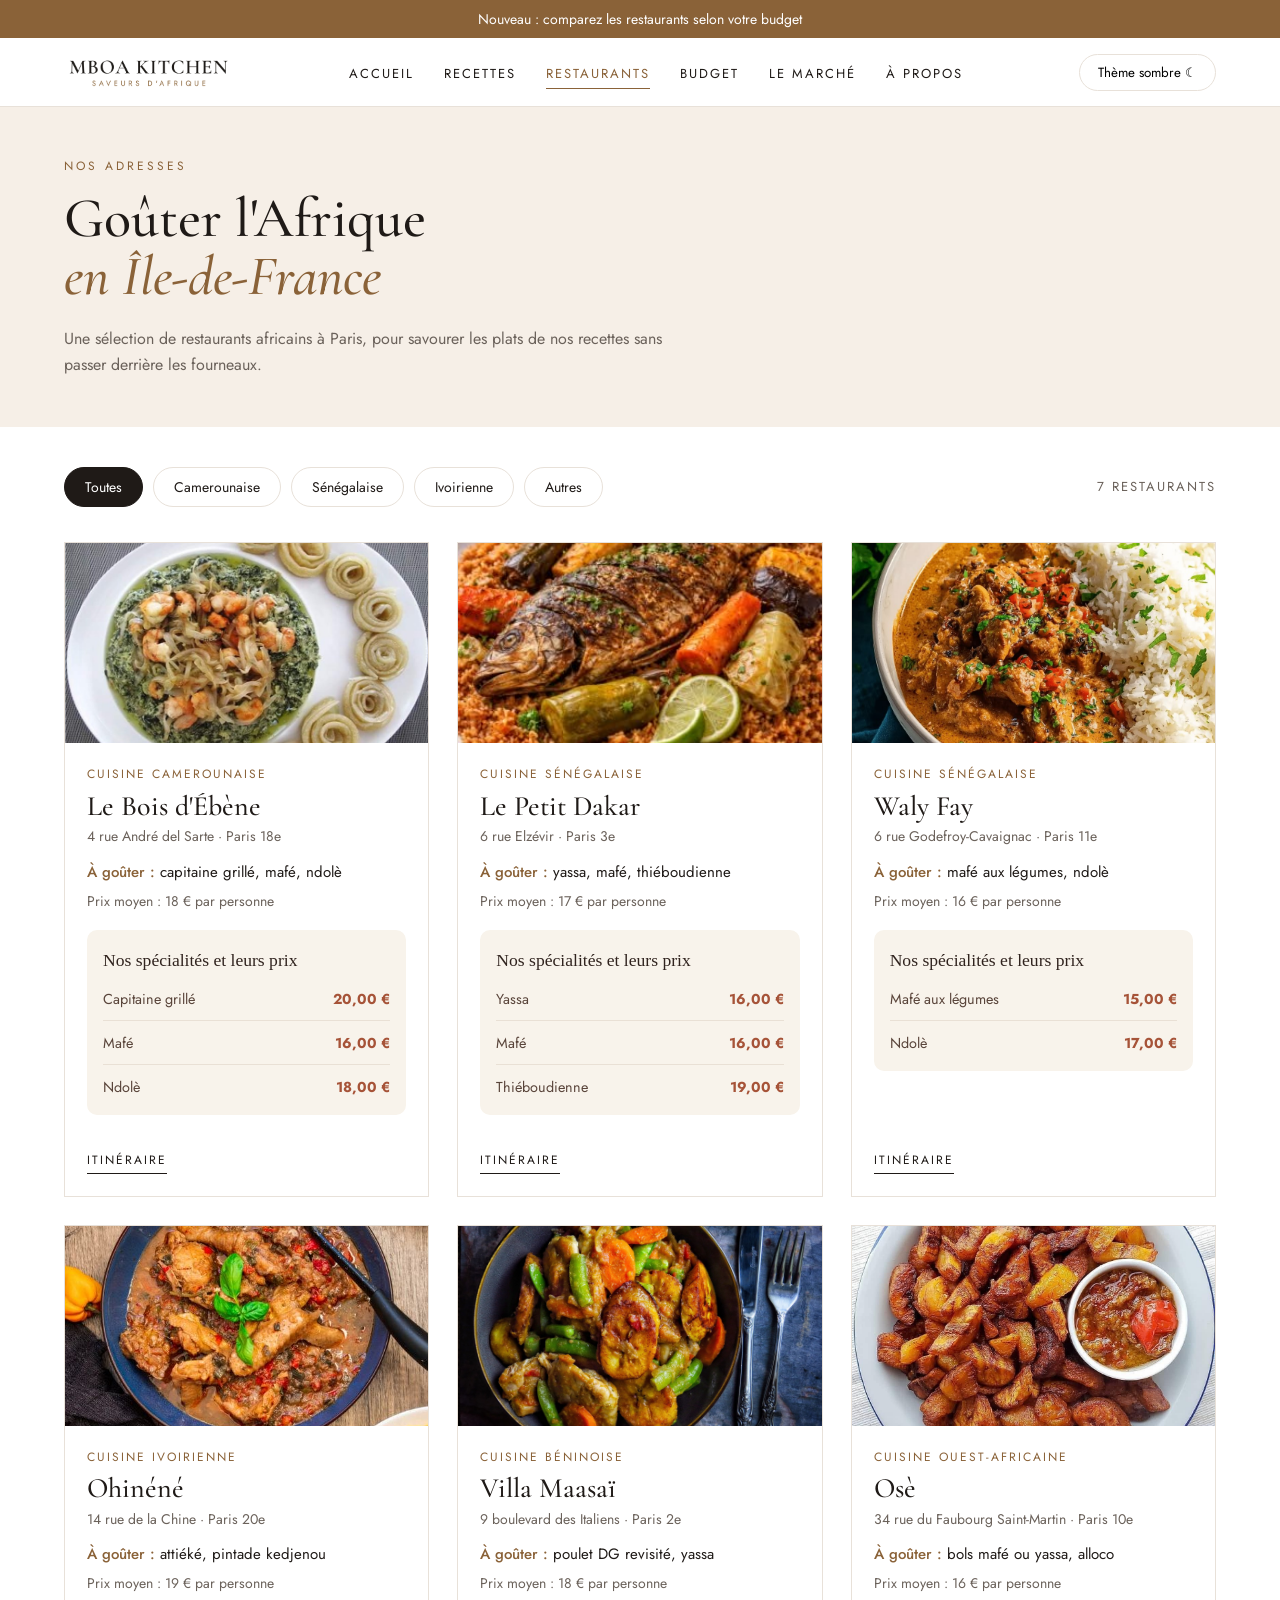
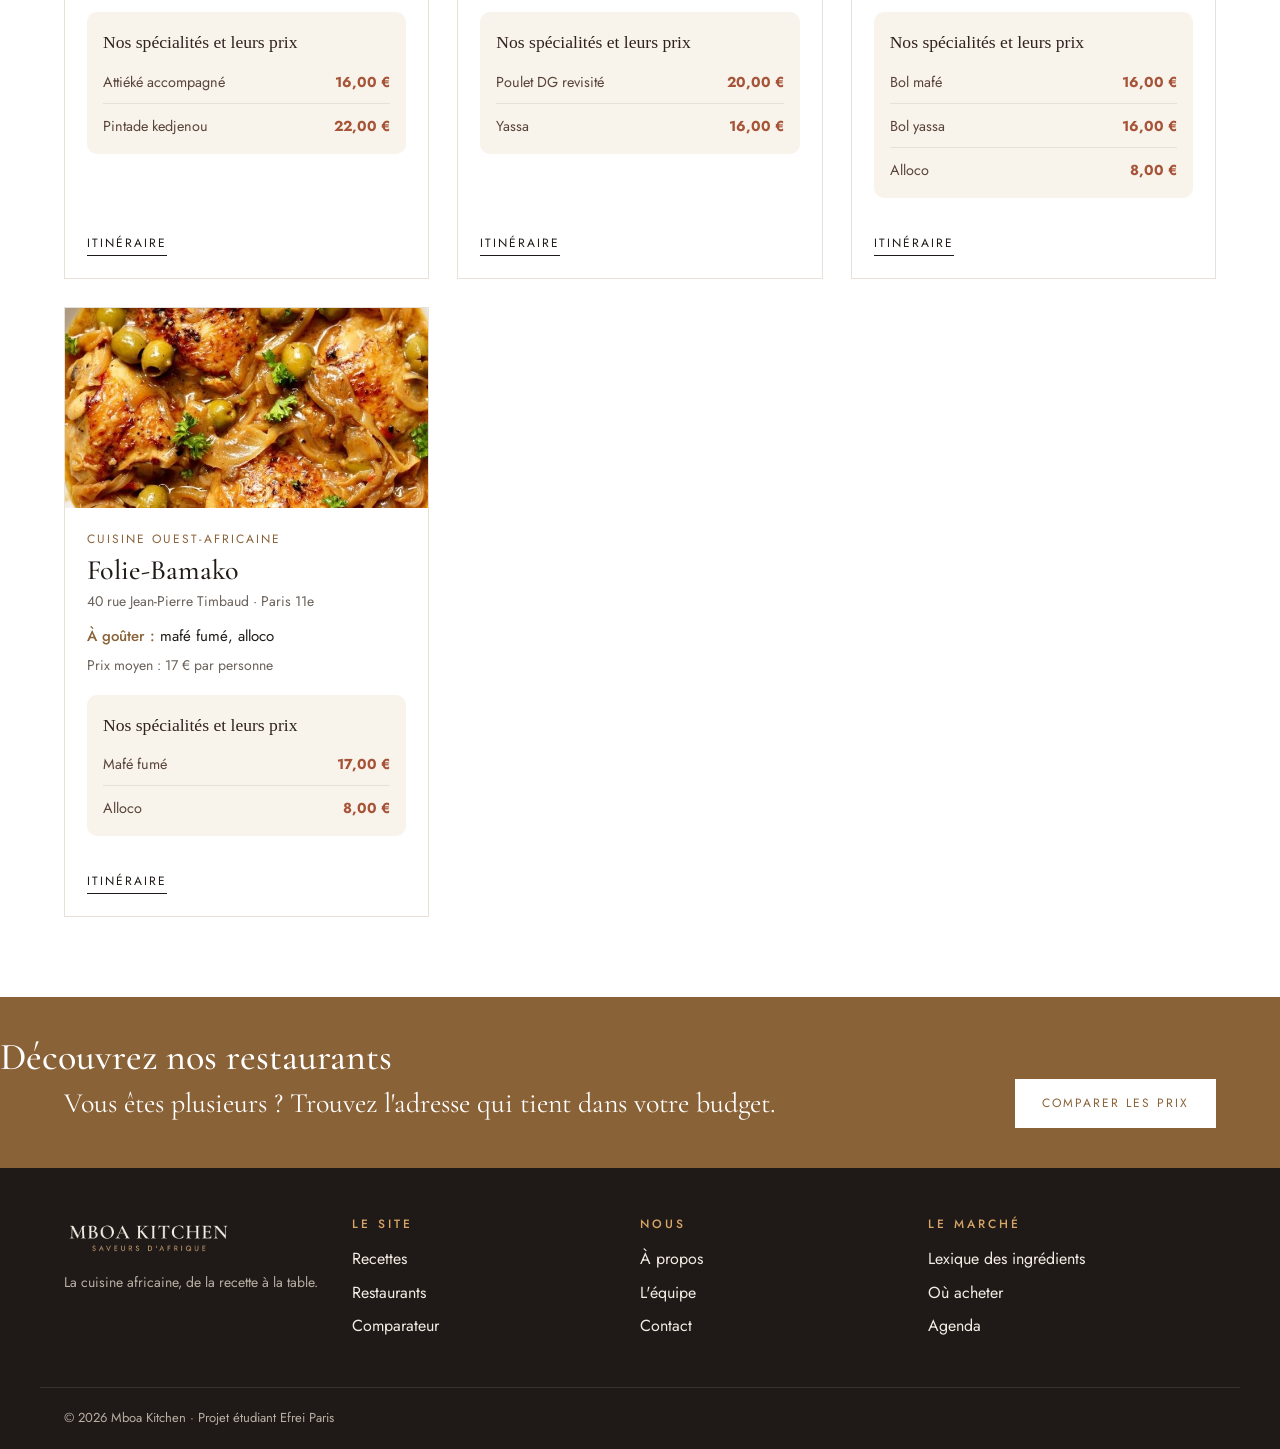
<file: pages/restaurants.html>
<!DOCTYPE html>
<html lang="fr">
<head>
    <meta charset="UTF-8">
    <meta name="viewport" content="width=device-width, initial-scale=1.0">
    <title>Restaurants – Mboa Kitchen</title>
    <link rel="preconnect" href="https://fonts.googleapis.com">
    <link rel="preconnect" href="https://fonts.gstatic.com" crossorigin>
    <link rel="stylesheet" href="https://fonts.googleapis.com/css2?family=Cormorant+Garamond:ital,wght@0,500;0,600;1,500&family=Jost:wght@400;500&display=swap">
    <link rel="stylesheet" href="../css/style.css">
    <link rel="stylesheet" href="../css/restaurants.css">
    <script src="../javascript/restaurants.js" defer></script>
    <script src="../javascript/menu.js" defer></script>
    <script src="../javascript/theme.js" defer></script>
</head>
<body>
    <div class="annonce"><a href="budget.html">Nouveau : comparez les restaurants selon votre budget</a></div>

    <header class="entete">
        <div class="conteneur">
            <a href="../index.html" class="logo"><img src="../img/logo/logo-mboa-clair.png" alt="Mboa Kitchen, saveurs d'Afrique" class="logo-image"></a>
            <button type="button" class="bouton-menu" aria-label="Ouvrir le menu" aria-expanded="false">☰</button>
            <nav aria-label="Navigation principale">
                <ul class="menu">
                    <li><a href="../index.html">Accueil</a></li>
                    <li><a href="recettes.html">Recettes</a></li>
                    <li><a href="restaurants.html" class="actif" aria-current="page">Restaurants</a></li>
                    <li><a href="budget.html">Budget</a></li>
                    <li><a href="marche.html">Le Marché</a></li>
                    <li><a href="a-propos.html">À propos</a></li>
                </ul>
            </nav>
            <button type="button" class="bouton-theme">Thème sombre ☾</button>
        </div>
    </header>

    <main>
        <section class="entete-page">
            <div class="conteneur">
                <p class="surtitre">Nos adresses</p>
                <h1>Goûter l'Afrique<br><em>en Île-de-France</em></h1>
                <p class="entete-page-texte">Une sélection de restaurants africains à Paris, pour savourer les plats de nos recettes sans passer derrière les fourneaux.</p>
            </div>
        </section>

        <section id="liste-restaurants" class="conteneur section-restos">
            <h2 class="visuellement-cache">Liste des restaurants</h2>

            <div class="barre-filtres">
                <div class="filtres-cuisine">
                    <button type="button" class="filtre-cuisine actif" data-cuisine="Toutes" aria-pressed="true">Toutes</button>
                    <button type="button" class="filtre-cuisine" data-cuisine="Camerounaise" aria-pressed="false">Camerounaise</button>
                    <button type="button" class="filtre-cuisine" data-cuisine="Sénégalaise" aria-pressed="false">Sénégalaise</button>
                    <button type="button" class="filtre-cuisine" data-cuisine="Ivoirienne" aria-pressed="false">Ivoirienne</button>
                    <button type="button" class="filtre-cuisine" data-cuisine="Autres" aria-pressed="false">Autres</button>
                </div>
                <p id="compte-restos" class="compte-restos" aria-live="polite"></p>
            </div>

            <div id="grille-restaurants" class="grille-restaurants"></div>
            <p id="aucun-resto" class="aucun-resto" hidden>Aucun restaurant ne correspond à ce filtre pour l'instant.</p>
        </section>

        <section class="bandeau-budget">
            <h2>Découvrez nos restaurants</h2>
            <div class="conteneur">
                <p>Vous êtes plusieurs ? Trouvez l'adresse qui tient dans votre budget.</p>
                <a href="budget.html" class="bouton-blanc">Comparer les prix</a>
            </div>
        </section>
    </main>

    <footer class="pied">
        <div class="conteneur pied-colonnes">
            <div class="pied-colonne">
                <a href="../index.html" class="pied-logo"><img src="../img/logo/logo-mboa-sombre.png" alt="Mboa Kitchen, retour à l'accueil" class="logo-image"></a>
                <p class="pied-texte">La cuisine africaine, de la recette à la table.</p>
            </div>
            <div class="pied-colonne">
                <h2 class="pied-titre">Le site</h2>
                <ul>
                    <li><a href="recettes.html">Recettes</a></li>
                    <li><a href="restaurants.html">Restaurants</a></li>
                    <li><a href="budget.html">Comparateur</a></li>
                </ul>
            </div>
            <div class="pied-colonne">
                <h2 class="pied-titre">Nous</h2>
                <ul>
                    <li><a href="a-propos.html">À propos</a></li>
                    <li><a href="a-propos.html#equipe">L'équipe</a></li>
                    <li><a href="a-propos.html#contact">Contact</a></li>
                </ul>
            </div>
            <div class="pied-colonne">
                <h2 class="pied-titre">Le Marché</h2>
                <ul>
                    <li><a href="marche.html#lexique">Lexique des ingrédients</a></li>
                    <li><a href="marche.html#acheter">Où acheter</a></li>
                    <li><a href="marche.html#agenda">Agenda</a></li>
                </ul>
            </div>
        </div>
        <p class="pied-copyright">&copy; 2026 Mboa Kitchen · Projet étudiant Efrei Paris</p>
    </footer>
</body>
</html>
</file>
<file: css/style.css>
/* Base */
:root {
    --fond: #ffffff;
    --fond-doux: #f6efe7;
    --texte: #1f1a17;
    --texte-doux: #6b625b;
    --trait: #e8e1d9;
    --accent: #8a6238;
    --sur-accent: #ffffff;
    --police-titre: "Cormorant Garamond", serif;
}

body.sombre {
    --fond: #17120f;
    --fond-doux: #2a231e;
    --texte: #f3ece4;
    --texte-doux: #b8aea4;
    --trait: #3a312a;
    --accent: #d9a566;
    --sur-accent: #17120f;
}
* {
    margin: 0;
    padding: 0;
    box-sizing: border-box;
}

body {
    font-family: "Jost", sans-serif;
    color: #1f1a17;
    background-color: white;
    line-height: 1.6;
}

h1, h2, h3 {
    font-family: "Cormorant Garamond", serif;
    font-weight: 500;
    line-height: 1.1;
}

h1 { font-size: 56px; }
h2 { font-size: 38px; }

a {
    color: inherit;
    text-decoration: none;
}

ul { list-style: none; }

img {
    max-width: 100%;
    display: block;
}

.conteneur {
    max-width: 1200px;
    margin: 0 auto;
    padding: 0 24px;
}

/* Élément sélectionné au clavier (touche Tab) */
:focus-visible {
    outline: 2px solid #8a6238;
    outline-offset: 3px;
}

.surtitre {
    font-size: 12px;
    letter-spacing: 3px;
    text-transform: uppercase;
    color: #8a6238;
    margin-bottom: 12px;
}

.visuellement-cache {
    position: absolute;
    left: -9999px;
}

/* Boutons */
.banniere-bouton,
.bouton-blanc,
.bouton-contour {
    display: inline-block;
    padding: 14px 26px;
    font-family: "Jost", sans-serif;
    font-size: 12px;
    letter-spacing: 2px;
    text-transform: uppercase;
    border: 1px solid #1f1a17;
    background-color: transparent;
    color: #1f1a17;
    cursor: pointer;
}

.banniere-bouton:first-child {
    background-color: #8a6238;
    border-color: #8a6238;
    color: white;
}

.bouton-blanc {
    background-color: white;
    border-color: white;
    color: #8a6238;
}

.bouton-contour {
    border-color: #8a6238;
    color: #8a6238;
}

.bouton-plein {
    display: inline-block;
    padding: 14px 26px;
    font-family: "Jost", sans-serif;
    font-size: 12px;
    letter-spacing: 2px;
    text-transform: uppercase;
    border: 1px solid #8a6238;
    background-color: #8a6238;
    color: white;
    cursor: pointer;
}

/* Annonce */
.annonce {
    background-color: #8a6238;
    color: white;
    text-align: center;
    font-size: 14px;
    padding: 8px;
}

/* Header */
.entete {
    background-color: white;
    border-bottom: 1px solid #e8e1d9;
}

.entete .conteneur {
    display: flex;
    justify-content: space-between;
    align-items: center;
    padding-top: 15px;
    padding-bottom: 15px;
}

.logo-image { height: 38px; }

.menu {
    display: flex;
    gap: 30px;
}

.menu a {
    font-size: 13px;
    letter-spacing: 2px;
    text-transform: uppercase;
    padding-bottom: 5px;
}

.menu a:hover,
.menu a.actif {
    color: #8a6238;
    border-bottom: 1px solid #8a6238;
}

.bouton-theme {
    font-family: "Jost", sans-serif;
    padding: 8px 18px;
    border: 1px solid #e8e1d9;
    border-radius: 30px;
    background-color: white;
    cursor: pointer;
}

.bouton-menu {
    display: none;
    font-size: 24px;
    background: none;
    border: none;
    cursor: pointer;
}

/* Bannière */
.banniere {
    background-color: #f6efe7;
    padding: 60px 0;
}

.banniere .conteneur {
    display: flex;
    align-items: center;
    gap: 40px;
}

.banniere-texte,
.banniere-visuel {
    width: 50%;
}

.banniere-texte p {
    margin: 20px 0;
    color: #6b625b;
}

.banniere-texte .surtitre {
    color: #8a6238;
    margin-bottom: 12px;
}

.banniere-boutons {
    display: flex;
    gap: 15px;
}

/* Carrousel : 5 positions posées par le JavaScript (classes actif, gauche, droite, loin-gauche, loin-droite) */
.carrousel {
    position: relative;
    height: 380px;
    overflow: hidden;
}

.plat {
    position: absolute;
    left: 50%;
    bottom: 0;
    width: 280px;
    margin: 0 0 0 -140px;
    text-align: center;
    opacity: 0;
    transition: transform 0.8s ease, opacity 0.8s ease;
}

.plat img {
    display: block;
    margin: 0 auto;
    width: 250px;
    height: 250px;
    object-fit: cover;
    border-radius: 50%;
    border: 10px solid white;
}

.plat.actif { opacity: 1; transform: translateX(0) scale(1); z-index: 3; }
.plat.gauche { opacity: 0.8; transform: translateX(-200px) scale(0.5); z-index: 2; }
.plat.droite { opacity: 0.8; transform: translateX(200px) scale(0.5); z-index: 2; }
.plat.loin-gauche { opacity: 0.4; transform: translateX(-380px) scale(0.35); z-index: 1; }
.plat.loin-droite { opacity: 0.4; transform: translateX(380px) scale(0.35); z-index: 1; }

.plat figcaption { opacity: 0; transition: opacity 0.8s ease; }
.plat.actif figcaption { opacity: 1; }

.plat figcaption {
    margin-top: 15px;
    font-size: 13px;
    letter-spacing: 2px;
    text-transform: uppercase;
    color: #6b625b;
}

.plat figcaption strong {
    font-family: "Cormorant Garamond", serif;
    font-size: 26px;
    font-weight: 500;
    letter-spacing: 0;
    text-transform: none;
    color: #1f1a17;
}

.carrousel-controles {
    display: flex;
    justify-content: center;
    gap: 15px;
    margin-top: 20px;
}

.carrousel-prec,
.carrousel-suiv {
    width: 40px;
    height: 40px;
    border-radius: 50%;
    border: 1px solid #e8e1d9;
    background-color: white;
    cursor: pointer;
}

/* Points forts */
.grille-points {
    display: flex;
    justify-content: space-between;
    border: 1px solid #e8e1d9;
    padding: 20px 24px;
    margin-top: 0;
}

.point {
    display: flex;
    align-items: center;
    gap: 12px;
}

.point img {
    width: 24px;
    height: 24px;
}

.point h3 {
    font-family: "Jost", sans-serif;
    font-size: 15px;
}

.point p {
    font-size: 13px;
    color: #6b625b;
}

/* Catégories */
.categories {
    padding: 80px 0;
    text-align: center;
}

.grille-categories {
    display: flex;
    justify-content: space-between;
    margin-top: 40px;
}

.categorie img {
    display: block;
    margin: 0 auto 12px;
    width: 108px;
    height: 108px;
    object-fit: cover;
    border-radius: 50%;
    border: 6px solid #f6efe7;
}

.categorie span {
    font-size: 12px;
    letter-spacing: 2px;
    text-transform: uppercase;
}

.categorie:hover span { color: #8a6238; }

/* Plat du jour */
.plat-du-jour .conteneur {
    display: flex;
}

.plat-du-jour-texte {
    width: 50%;
    background-color: #8a6238;
    color: white;
    padding: 60px 40px;
}

.plat-du-jour-texte .surtitre { color: white; }

.plat-du-jour-texte h2 { margin-bottom: 15px; }

.plat-du-jour-texte p { margin-bottom: 25px; }

.plat-du-jour-image {
    width: 50%;
    background-color: #f6efe7;
    display: flex;
    justify-content: center;
    align-items: center;
}

.plat-du-jour-image img {
    width: 220px;
    height: 220px;
    object-fit: cover;
    border-radius: 50%;
    border: 10px solid white;
}

/* Pas d'idée ce soir ? */
.idee {
    margin-top: 80px;
    padding: 30px 24px;
    border-top: 1px solid #e8e1d9;
    border-bottom: 1px solid #e8e1d9;
    display: flex;
    flex-wrap: wrap;
    justify-content: center;
    align-items: center;
    gap: 20px;
}

.idee h2 {
    font-size: 24px;
    font-style: italic;
}

#resultat-hasard {
    width: 100%;
    text-align: center;
    color: #8a6238;
}

/* Restaurants */
.restaurants { padding: 80px 0; }

.restaurants-entete {
    display: flex;
    justify-content: space-between;
    align-items: flex-end;
    margin-bottom: 40px;
}

.lien-tout {
    font-size: 13px;
    letter-spacing: 2px;
    text-transform: uppercase;
    color: #8a6238;
}

.grille-restos {
    display: flex;
    gap: 24px;
}

.carte-resto {
    width: 33%;
    border: 1px solid #e8e1d9;
}

.carte-resto img {
    width: 100%;
    height: 160px;
    object-fit: cover;
}

.carte-texte { padding: 20px; }

.carte-cuisine {
    font-size: 12px;
    letter-spacing: 2px;
    text-transform: uppercase;
    color: #8a6238;
}

.carte-texte h3 {
    font-size: 24px;
    margin: 5px 0;
}

.carte-texte p { color: #6b625b; }

.carte-texte a {
    display: inline-block;
    margin-top: 12px;
    font-size: 12px;
    letter-spacing: 2px;
    text-transform: uppercase;
    border-bottom: 1px solid #1f1a17;
}

/* Footer */
.pied {
    background-color: #1f1a17;
    color: #f3ece4;
    padding-top: 50px;
}

.pied-colonnes {
    display: flex;
    justify-content: space-between;
}

.pied-colonne { width: 25%; }

.pied .logo-image { margin-bottom: 15px; }

.pied-texte {
    font-size: 14px;
    color: #b8aea4;
}

.pied-titre {
    font-family: "Jost", sans-serif;
    font-size: 12px;
    letter-spacing: 3px;
    text-transform: uppercase;
    color: #d9a566;
    margin-bottom: 15px;
}

.pied li { margin-bottom: 8px; }

.pied a:hover { color: #d9a566; }

.pied-copyright {
    max-width: 1200px;
    margin: 40px auto 0;
    padding: 20px 24px;
    border-top: 1px solid #3a312a;
    font-size: 13px;
    color: #b8aea4;
}

/* Pages secondaires */
.entete-page {
    background-color: #f6efe7;
    padding: 50px 0;
}

/* Thème sombre */
body.sombre {
    background-color: #17120f;
    color: #f3ece4;
}

body.sombre .entete,
body.sombre .bouton-theme,
body.sombre .carte-resto {
    background-color: #17120f;
    color: #f3ece4;
    border-color: #3a312a;
}

body.sombre .banniere,
body.sombre .entete-page,
body.sombre .plat-du-jour-image {
    background-color: #2a231e;
}

body.sombre .banniere-texte p,
body.sombre .point p,
body.sombre .carte-texte p,
body.sombre .plat figcaption { color: #b8aea4; }

body.sombre .plat figcaption strong { color: #f3ece4; }

/* Mobile */
@media (max-width: 800px) {
    .bouton-menu { display: block; }

    .menu { display: none; }
    .menu.ouvert {
        display: block;
        width: 100%;
    }
    .entete .conteneur { flex-wrap: wrap; }

    h1 { font-size: 40px; }

    .banniere .conteneur,
    .grille-points,
    .grille-restos,
    .plat-du-jour .conteneur,
    .pied-colonnes {
        flex-direction: column;
    }

    .banniere-texte,
    .banniere-visuel,
    .plat-du-jour-texte,
    .plat-du-jour-image,
    .carte-resto,
    .pied-colonne { width: 100%; }

    .grille-points { gap: 15px; }
    .grille-categories { 
        flex-wrap: wrap;
         gap: 20px; }
    .categorie { width: 30%; }
}

/*pages recettes*/
.intro{
    background-color: var(--fond-doux);
padding: 56px 0;}
.intro h1{
        font-size:48px;
        margin: 0 0 12px;
    }
.intro p{
    max-width:620px;
    color: var(--texte-doux);
}
.filtres{
    display:flex;
    flex-wrap:wrap;
    gap:10px;
}
.filtre{
    min-height:40px;
    padding: 0 18px;
    border: 1px solid var(--trait);
    border-radius:20px;
    background-color:transparent;
    color: var(--texte);
    font-family: inherit;
    font-size:14px;
    cursor: pointer;
}
.filtre.actif{
    background-color:var(--texte);
    border-color:var(--accent);
    color:var(--sur-accent);
}
.filtre-vege{
    display: flex;
    align-items: center;
    gap:8px;
    cursor: pointer;
}
.grille-recettes{ 
    display: grid;
    grid-template-columns: repeat(auto-fill,minmax(220px,1fr));
    gap :24px;}
.carte-recette{
    padding:0;
    border: 1px solid var(--trait);
    background-color:var(--fond);
    color: var(--texte);
    font-family: inherit;
    text-align:left;
    cursor:pointer;
    transition:transform 0.3s ease;
    }
.carte-recette:hover{
     transform: translateY(-4px);
}
.carte-recette img{
    width:100%;
    aspect-ratio:1/1;
    object-fit:cover;
}
.carte-recette h3{
    font-size: 24px;
    margin : 14px 16px 4px;}
.carte-recette p{
font-size: 14px; 
color:var(--texte-doux);
margin: 0 16px 16px;
}
.fiche{
    background-color: var(--fond-doux);
    padding: 56px 0;
}
.fiche-contenu{
    display: flex;
    flex-wrap:wrap;
    gap:40px;
    align-items:flex-start;
}
#fiche-image{
    flex: 1 1 300px;
    max-width: 420px;
    aspect-ratio: 1/1;
    object-fit:cover;
    border-radius:50%;
}
.fiche h2{
    font-size:44px;
    margin:0 0 12px;
}
.fiche-infos{
    color: var(--accent);
}
.portions{
    display:flex;
    align-items:center;
    gap:12px;
    margin: 20px 0;
}
.portions button{
    width: 36px;
    height:36px;
    border-radius:50%;
    border:1px solid var(--trait);
    background-color:var(--fond);
    color:var(--texte);
    font-size:18px;
    cursor : pointer;
}
#nb-portions{
    min-width:24px;
    text-align:center;
    font-weight:500;
}
.table-ingredients{
    width:100%;
    border-collapse:collapse;
    }

.table-ingredients caption{text-align:left;
    font-family:var(--police-titre);
font-size: 24px;
margin-bottom:8px;
}
.table-ingredients th, .table-ingredients td{
text-align: left;
padding: 10px 8px;
border-bottom: 1px solid var(--trait);
}
th{
    font-size: 12px;
    letter-spacing:0.15em;
    text-transform: uppercase;
    color:var(--texte-doux);
}
#fiche-etapes{
    padding-left:20px;
}
#fiche-etapes li{
    margin-bottom: 10px;
} 
.proposer{
    padding-top: 64px ;
    padding-bottom:64px;
    max-width :720px;
}
#form-recette{
display:grid;
grid-template-columns: repeat(auto-fit,minmax(240px,1fr));
gap:18px;
}
.champ{
    display:flex;
    flex-direction:column;
    gap:6px;
}
.champ label{
    font-size:13px;
    letter-spacing:0.1em;
    text-transform:uppercase;
}
.champ input,.champ select,.champ textarea{
    padding:12px;
    border:1px solid var(--trait);
    background-color:var(--fond);
    color: var(--texte);
    font-family:inherit;
    font-size:16px;
}
.champ-large,#form-recette button,#message-form{
    grid-column: 1/-1;
}
.champ .invalide{
    border-color:#B3261E;}
#message-form.erreur{
        color:#B3261E ;
}
#message-form.succes{
    color:var(--accent);
}



/* Carrousel sur téléphone */
@media (max-width: 800px) {
    .carrousel { height: 330px; }
    .plat.loin-gauche,
    .plat.loin-droite { opacity: 0; }
}

/* =========================================
   MBOA KITCHEN — RESPONSIVE DESIGN
   Tablettes et téléphones
========================================= */

/* TABLETTES ET PETITS ÉCRANS */
@media (max-width: 800px) {

    /* Général */
    h1 {
        font-size: 42px;
    }

    h2 {
        font-size: 32px;
    }

    .conteneur {
        padding-left: 22px;
        padding-right: 22px;
    }

    /* En-tête et navigation */
    .entete .conteneur {
        display: flex;
        flex-wrap: wrap;
        gap: 15px;
        align-items: center;
    }

    .logo {
        order: 1;
        margin-right: auto;
    }

    .bouton-menu {
        display: block;
        order: 2;
    }

    .bouton-theme {
        order: 3;
        padding: 7px 12px;
        font-size: 12px;
    }

    .entete nav {
        order: 4;
        flex-basis: 100%;
        width: 100%;
    }

    .menu {
        display: none;
        flex-direction: column;
        gap: 0;
        width: 100%;
        padding: 10px 0;
        border-top: 1px solid #e8e1d9;
    }

    .menu.ouvert {
        display: flex;
    }

    .menu li {
        width: 100%;
    }

    .menu a {
        display: block;
        padding: 12px 5px;
        border-bottom: 1px solid #e8e1d9;
    }

    .menu a:hover,
    .menu a.actif {
        border-bottom: 1px solid #8a6238;
    }

    /* Bannière */
    .banniere {
        padding: 45px 0;
    }

    .banniere .conteneur {
        flex-direction: column;
        gap: 25px;
    }

    .banniere-texte,
    .banniere-visuel {
        width: 100%;
    }

    .banniere-texte {
        text-align: center;
    }

    .banniere-texte p {
        margin: 15px 0;
    }

    .banniere-boutons {
        justify-content: center;
        flex-wrap: wrap;
    }

    /* Carrousel */
    .carrousel {
        height: 330px;
    }

    .plat {
        width: 230px;
        margin-left: -115px;
    }

    .plat img {
        width: 210px;
        height: 210px;
    }

    .plat.gauche {
        transform: translateX(-145px) scale(0.55);
    }

    .plat.droite {
        transform: translateX(145px) scale(0.55);
    }

    .plat.loin-gauche,
    .plat.loin-droite {
        opacity: 0;
    }

    /* Points forts */
    .grille-points {
        display: grid;
        grid-template-columns: repeat(2, minmax(0, 1fr));
        gap: 22px;
    }

    .point {
        align-items: flex-start;
    }

    /* Catégories */
    .grille-categories {
        display: grid;
        grid-template-columns: repeat(3, minmax(0, 1fr));
        gap: 25px 15px;
    }

    .categorie {
        width: auto;
    }

    .categorie img {
        width: 95px;
        height: 95px;
    }

    /* Plat du jour */
    .plat-du-jour .conteneur {
        flex-direction: column;
    }

    .plat-du-jour-texte,
    .plat-du-jour-image {
        width: 100%;
    }

    .plat-du-jour-image {
        padding: 35px;
    }

    /* Restaurants */
    .grille-restos {
        display: grid;
        grid-template-columns: repeat(2, minmax(0, 1fr));
        gap: 20px;
    }

    .carte-resto {
        width: 100%;
    }

    /* Footer */
    .pied-colonnes {
        display: grid;
        grid-template-columns: repeat(2, minmax(0, 1fr));
        gap: 30px;
    }

    .pied-colonne {
        width: 100%;
    }

    .pied-copyright {
        margin-top: 30px;
    }

    /* Pages recettes */
    .intro {
        padding: 40px 0;
    }

    .intro h1 {
        font-size: 40px;
    }

    .fiche-contenu {
        gap: 25px;
    }

    #fiche-image {
        max-width: 320px;
        margin: 0 auto;
    }

    .fiche h2 {
        font-size: 36px;
    }

    .proposer {
        padding-top: 45px;
        padding-bottom: 45px;
    }
}


/* PETITS TÉLÉPHONES */
@media (max-width: 520px) {

    /* Général */
    h1 {
        font-size: 34px;
    }

    h2 {
        font-size: 29px;
    }

    .conteneur {
        padding-left: 18px;
        padding-right: 18px;
    }

    .annonce {
        font-size: 11px;
        padding: 9px 12px;
    }

    /* En-tête */
    .entete .conteneur {
        gap: 10px;
    }

    .logo-image {
        height: 31px;
    }

    .bouton-menu {
        font-size: 22px;
    }

    .bouton-theme {
        font-size: 10px;
        padding: 7px 10px;
    }

    .menu a {
        font-size: 12px;
    }

    /* Bannière */
    .banniere {
        padding: 35px 0;
    }

    .banniere-texte h1 {
        font-size: 36px;
    }

    .banniere-texte p {
        font-size: 14px;
    }

    .banniere-boutons {
        flex-direction: column;
        align-items: stretch;
        gap: 10px;
    }

    .banniere-bouton {
        text-align: center;
        padding: 13px 15px;
    }

    /* Carrousel */
    .carrousel {
        height: 290px;
    }

    .plat {
        width: 190px;
        margin-left: -95px;
    }

    .plat img {
        width: 175px;
        height: 175px;
        border-width: 7px;
    }

    .plat.gauche {
        transform: translateX(-105px) scale(0.5);
    }

    .plat.droite {
        transform: translateX(105px) scale(0.5);
    }

    .plat figcaption {
        font-size: 11px;
    }

    .plat figcaption strong {
        font-size: 22px;
    }

    /* Points forts */
    .grille-points {
        grid-template-columns: 1fr;
        padding: 20px;
    }

    .point h3 {
        font-size: 14px;
    }

    .point p {
        font-size: 12px;
    }

    /* Catégories */
    .categories {
        padding: 50px 0;
    }

    .grille-categories {
        grid-template-columns: repeat(2, minmax(0, 1fr));
        gap: 25px 12px;
    }

    .categorie img {
        width: 90px;
        height: 90px;
    }

    .categorie span {
        font-size: 10px;
        letter-spacing: 1px;
    }

    /* Plat du jour */
    .plat-du-jour-texte {
        padding: 40px 25px;
    }

    .plat-du-jour-image img {
        width: 190px;
        height: 190px;
    }

    /* Idée du soir */
    .idee {
        margin-top: 45px;
        padding: 25px 18px;
        flex-direction: column;
        text-align: center;
        gap: 15px;
    }

    .idee h2 {
        font-size: 24px;
    }

    .bouton-contour {
        max-width: 100%;
        padding: 12px 16px;
        font-size: 11px;
    }

    /* Restaurants */
    .restaurants {
        padding: 50px 0;
    }

    .restaurants-entete {
        align-items: flex-start;
        gap: 15px;
    }

    .restaurants-entete h2 {
        font-size: 27px;
    }

    .lien-tout {
        font-size: 10px;
        white-space: nowrap;
    }

    .grille-restos {
        grid-template-columns: 1fr;
        gap: 20px;
    }

    .carte-resto img {
        height: 190px;
    }

    /* Footer */
    .pied {
        padding-top: 40px;
    }

    .pied-colonnes {
        grid-template-columns: 1fr 1fr;
        gap: 28px 18px;
    }

    .pied-colonne:first-child {
        grid-column: 1 / -1;
    }

    .pied-titre {
        font-size: 11px;
        letter-spacing: 2px;
    }

    .pied li {
        font-size: 13px;
    }

    .pied-copyright {
        padding: 18px;
        font-size: 11px;
        text-align: center;
    }

  

/* TRÈS PETITS ÉCRANS */
@media (max-width: 360px) {

    .conteneur {
        padding-left: 14px;
        padding-right: 14px;
    }

    .bouton-theme {
        padding: 6px 8px;
        font-size: 9px;
    }

    .banniere-texte h1 {
        font-size: 31px;
    }

    .grille-recettes {
        grid-template-columns: 1fr;
    }

    .pied-colonnes {
        grid-template-columns: 1fr;
    }

    .pied-colonne:first-child {
        grid-column: auto;
    }
}
</file>
<file: css/apropos.css>
/* =========================================
   MBOA KITCHEN — PAGE À PROPOS
   Direction artistique : magazine culinaire
========================================= */


/* 1. BASE GÉNÉRALE */

.apropos-hero,
.apropos-histoire,
.apropos-valeurs,
.apropos-equipe,
.apropos-conclusion {
    overflow: hidden;
}


/* 2. HERO — INTRODUCTION */

.apropos-hero {
    position: relative;
    min-height: 680px;
    padding: 75px max(6%, calc((100% - 1200px) / 2));
    display: grid;
    grid-template-columns: 0.9fr 1.1fr;
    align-items: center;
    gap: 55px;
    background: #f6efe7;
}

.apropos-hero-texte {
    position: relative;
    z-index: 2;
    padding: 30px 0;
    animation: apparition 1s ease both;
}

.apropos-hero-texte .surtitre {
    margin-bottom: 28px;
    font-size: 11px;
    letter-spacing: 2.5px;
}

.apropos-hero h1 {
    margin-bottom: 28px;
    font-family: "Cormorant Garamond", serif;
    font-size: clamp(65px, 7vw, 100px);
    line-height: 0.88;
    font-weight: 500;
    letter-spacing: -3px;
    color: #1f1a17;
}

.apropos-hero h1 span {
    color: #9b7046;
    font-style: italic;
}

.apropos-intro {
    max-width: 430px;
    margin-bottom: 32px;
    color: #6b625b;
    font-size: 15px;
    line-height: 1.9;
}

.apropos-lien {
    display: inline-flex;
    align-items: center;
    gap: 18px;
    padding-bottom: 9px;
    border-bottom: 1px solid #8a6238;
    color: #1f1a17;
    text-decoration: none;
    font-size: 11px;
    font-weight: 600;
    letter-spacing: 1.5px;
    transition: gap 0.3s ease;
}

.apropos-lien:hover {
    gap: 28px;
}

.apropos-lien span {
    color: #8a6238;
    font-size: 18px;
}


/* IMAGE DU HERO */

.apropos-hero-image {
    position: relative;
    align-self: center;
    height: 500px;
    margin-left: 15px;
    overflow: hidden;
    animation: apparition 1.2s ease both;
}

.apropos-hero-image::before {
    content: "";
    position: absolute;
    top: -20px;
    right: -20px;
    width: 75%;
    height: 75%;
    border: 1px solid #d9a566;
    z-index: 0;
}

.apropos-hero-image img {
    position: relative;
    z-index: 1;
    width: 100%;
    height: 100%;
    object-fit: cover;
    object-position: center;
    display: block;
}

.apropos-image-legende {
    position: absolute;
    z-index: 2;
    bottom: 0;
    left: 0;
    width: 100%;
    padding: 18px 22px;
    display: flex;
    justify-content: space-between;
    gap: 10px;
    background: rgba(31, 26, 23, 0.82);
    color: #fff;
    font-size: 10px;
    letter-spacing: 1px;
}

.apropos-hero-numero {
    position: absolute;
    bottom: 22px;
    left: 6%;
    color: #9b7046;
    font-size: 11px;
    letter-spacing: 2px;
}


/* 3. NOTRE HISTOIRE */

.apropos-histoire {
    position: relative;
    padding: 120px max(8%, calc((100% - 1050px) / 2));
    display: grid;
    grid-template-columns: 0.35fr 1.4fr;
    column-gap: 45px;
    row-gap: 20px;
    background: #fff;
}

.histoire-numero {
    display: flex;
    flex-direction: column;
    gap: 12px;
    color: #8a6238;
    font-size: 10px;
    letter-spacing: 2px;
}

.histoire-numero span:first-child {
    font-family: "Cormorant Garamond", serif;
    font-size: 50px;
    letter-spacing: 0;
}

.histoire-contenu {
    max-width: 700px;
}

.histoire-contenu .surtitre {
    margin-bottom: 22px;
}

.histoire-contenu h2 {
    margin-bottom: 35px;
    font-family: "Cormorant Garamond", serif;
    font-size: clamp(43px, 5vw, 65px);
    font-weight: 500;
    line-height: 1.03;
    color: #1f1a17;
}

.histoire-contenu h2 em {
    color: #9b7046;
    font-weight: 400;
}

.histoire-contenu > p:not(.surtitre) {
    max-width: 620px;
    margin-bottom: 20px;
    color: #6b625b;
    font-size: 15px;
    line-height: 1.9;
}

.histoire-signature {
    grid-column: 2;
    margin-top: 20px;
    padding: 25px 30px;
    border-left: 2px solid #d9a566;
    background: #f6efe7;
}

.histoire-signature span {
    color: #8a6238;
    font-size: 10px;
    letter-spacing: 2px;
    text-transform: uppercase;
}

.histoire-signature p {
    margin-top: 10px;
    font-family: "Cormorant Garamond", serif;
    font-size: 25px;
    font-style: italic;
    color: #1f1a17;
}


/* 4. NOS VALEURS */

.apropos-valeurs {
    padding: 110px max(6%, calc((100% - 1200px) / 2));
    background: #f3ece4;
}

.valeurs-entete {
    max-width: 650px;
    margin-bottom: 65px;
}

.valeurs-entete .surtitre {
    margin-bottom: 20px;
}

.valeurs-entete h2 {
    margin-bottom: 20px;
    font-family: "Cormorant Garamond", serif;
    font-size: clamp(45px, 5vw, 65px);
    font-weight: 500;
    line-height: 1;
    color: #1f1a17;
}

.valeurs-entete h2 em {
    color: #9b7046;
    font-weight: 400;
}

.valeurs-entete > p:last-child {
    max-width: 480px;
    color: #6b625b;
    line-height: 1.8;
}

.valeurs-grille {
    display: grid;
    grid-template-columns: repeat(4, 1fr);
    gap: 15px;
}

.valeur {
    position: relative;
    min-height: 300px;
    padding: 30px 24px;
    background: #fff;
    border: 1px solid #e8e1d9;
    transition: transform 0.35s ease, box-shadow 0.35s ease;
}

.valeur:nth-child(even) {
    transform: translateY(25px);
}

.valeur:hover {
    transform: translateY(-8px);
    box-shadow: 0 18px 35px rgba(31, 26, 23, 0.09);
}

.valeur-index {
    position: absolute;
    top: 22px;
    right: 22px;
    color: #b5a394;
    font-size: 11px;
    letter-spacing: 1px;
}

.valeur-symbole {
    display: block;
    margin: 25px 0 30px;
    color: #a77c4e;
    font-size: 35px;
}

.valeur h3 {
    margin-bottom: 15px;
    font-family: "Cormorant Garamond", serif;
    font-size: 29px;
    font-weight: 500;
    color: #1f1a17;
}

.valeur p {
    color: #6b625b;
    font-size: 13px;
    line-height: 1.8;
}


/* 5. NOTRE ÉQUIPE */

.apropos-equipe {
    padding: 115px max(6%, calc((100% - 1200px) / 2));
    background: #fff;
}

.equipe-entete {
    max-width: 650px;
    margin-bottom: 60px;
}

.equipe-entete .surtitre {
    margin-bottom: 20px;
}

.equipe-entete h2 {
    margin-bottom: 20px;
    font-family: "Cormorant Garamond", serif;
    font-size: clamp(45px, 5vw, 65px);
    font-weight: 500;
    line-height: 1;
    color: #1f1a17;
}

.equipe-entete h2 em {
    color: #9b7046;
    font-weight: 400;
}

.equipe-entete > p:last-child {
    max-width: 510px;
    color: #6b625b;
    line-height: 1.8;
}

.equipe-grille {
    display: grid;
    grid-template-columns: repeat(3, 1fr);
    gap: 25px;
}

.membre-equipe {
    position: relative;
    min-height: 290px;
    padding: 35px 25px;
    display: flex;
    flex-direction: column;
    justify-content: flex-end;
    background: #f6efe7;
    border-bottom: 3px solid #d9a566;
    transition: transform 0.3s ease;
}

.membre-equipe:nth-child(2) {
    background: #eee3d7;
}

.membre-equipe:nth-child(3) {
    background: #f3ece4;
}

.membre-equipe:hover {
    transform: translateY(-7px);
}

.membre-numero {
    position: absolute;
    top: 20px;
    right: 22px;
    color: #8a6238;
    font-size: 11px;
    letter-spacing: 2px;
}

.membre-initiales {
    width: 85px;
    height: 85px;
    margin-bottom: 35px;
    display: flex;
    align-items: center;
    justify-content: center;
    border: 1px solid #b38a5e;
    border-radius: 50%;
    color: #8a6238;
    font-family: "Cormorant Garamond", serif;
    font-size: 30px;
}

.membre-equipe h3 {
    margin-bottom: 8px;
    font-family: "Cormorant Garamond", serif;
    font-size: 25px;
    font-weight: 500;
    color: #1f1a17;
}

.membre-equipe p {
    color: #6b625b;
    font-size: 12px;
}


/* 6. CONCLUSION */

.apropos-conclusion {
    padding: 105px 25px;
    text-align: center;
    background: #1f1a17;
    color: #f6efe7;
}

.apropos-conclusion .surtitre {
    margin-bottom: 25px;
    color: #d9a566;
}

.apropos-conclusion h2 {
    margin-bottom: 25px;
    font-family: "Cormorant Garamond", serif;
    font-size: clamp(48px, 6vw, 75px);
    font-weight: 400;
    line-height: 1;
}

.apropos-conclusion h2 em {
    color: #d9a566;
}

.apropos-conclusion > p:not(.surtitre) {
    max-width: 520px;
    margin: 0 auto 35px;
    color: #d0c3b7;
    font-size: 14px;
    line-height: 1.8;
}

.conclusion-liens {
    display: flex;
    justify-content: center;
    align-items: center;
    flex-wrap: wrap;
    gap: 18px;
}

.conclusion-liens a {
    text-decoration: none;
}

.apropos-conclusion .banniere-bouton {
    background: #d9a566;
    color: #1f1a17;
}

.apropos-conclusion .bouton-contour {
    border-color: #d9a566;
    color: #f6efe7;
}


/* 7. ANIMATIONS */

@keyframes apparition {
    from {
        opacity: 0;
        transform: translateY(25px);
    }

    to {
        opacity: 1;
        transform: translateY(0);
    }
}


/* 8. MODE SOMBRE */

body.sombre .apropos-hero,
body.sombre .apropos-valeurs,
body.sombre .membre-equipe {
    background: #29231f;
}

body.sombre .apropos-histoire,
body.sombre .apropos-equipe,
body.sombre .valeur {
    background: #211c19;
}

body.sombre .apropos-hero h1,
body.sombre .histoire-contenu h2,
body.sombre .valeurs-entete h2,
body.sombre .equipe-entete h2,
body.sombre .valeur h3,
body.sombre .membre-equipe h3 {
    color: #f6efe7;
}

body.sombre .apropos-intro,
body.sombre .histoire-contenu > p:not(.surtitre),
body.sombre .valeurs-entete > p:last-child,
body.sombre .equipe-entete > p:last-child,
body.sombre .valeur p,
body.sombre .membre-equipe p {
    color: #c5b8ac;
}

body.sombre .histoire-signature {
    background: #302822;
}

body.sombre .histoire-signature p {
    color: #f6efe7;
}

body.sombre .valeur {
    border-color: #453a31;
}

body.sombre .membre-equipe {
    border-color: #8a6238;
}


/* 9. RESPONSIVE — TABLETTES */

@media (max-width: 900px) {

    .apropos-hero {
        grid-template-columns: 1fr 1fr;
        gap: 30px;
        padding: 65px 5%;
    }

    .apropos-hero-image {
        height: 440px;
    }

    .apropos-hero h1 {
        font-size: 65px;
    }

    .valeurs-grille {
        grid-template-columns: repeat(2, 1fr);
    }

    .valeur:nth-child(even) {
        transform: none;
    }

    .valeur:hover {
        transform: translateY(-5px);
    }
}


/* 10. RESPONSIVE — TÉLÉPHONES */

@media (max-width: 600px) {

    .apropos-hero {
        grid-template-columns: 1fr;
        padding: 55px 25px 65px;
        gap: 35px;
    }

    .apropos-hero h1 {
        font-size: 70px;
    }

    .apropos-hero-image {
        height: 390px;
        margin: 0 12px 15px 0;
    }

    .apropos-hero-numero {
        bottom: 18px;
        left: 25px;
    }

    .apropos-image-legende {
        flex-direction: column;
        gap: 5px;
    }

    .apropos-histoire {
        grid-template-columns: 1fr;
        padding: 75px 25px;
        gap: 25px;
    }

    .histoire-numero {
        flex-direction: row;
        align-items: center;
    }

    .histoire-numero span:first-child {
        font-size: 35px;
    }

    .histoire-signature {
        grid-column: 1;
        margin-top: 0;
    }

    .apropos-valeurs,
    .apropos-equipe {
        padding: 75px 25px;
    }

    .valeurs-entete,
    .equipe-entete {
        margin-bottom: 40px;
    }

    .valeurs-grille {
        grid-template-columns: 1fr;
        gap: 15px;
    }

    .valeur {
        min-height: 240px;
    }

    .equipe-grille {
        grid-template-columns: 1fr;
        gap: 18px;
    }

    .membre-equipe {
        min-height: 250px;
    }

    .apropos-conclusion {
        padding: 80px 25px;
    }

    .conclusion-liens {
        flex-direction: column;
    }

    .conclusion-liens a {
        width: 100%;
        text-align: center;
    }
}


/* ACCESSIBILITÉ : LIMITER LES ANIMATIONS */

@media (prefers-reduced-motion: reduce) {
    *,
    *::before,
    *::after {
        animation-duration: 0.01ms !important;
        transition-duration: 0.01ms !important;
        scroll-behavior: auto !important;
    }
}
/* ANIMATIONS AU DÉFILEMENT */

body.js-actif .apropos-histoire,
body.js-actif .apropos-valeurs,
body.js-actif .apropos-equipe,
body.js-actif .apropos-conclusion,
body.js-actif .valeur,
body.js-actif .membre-equipe {
    opacity: 0;
    transform: translateY(30px);
    transition: opacity 0.8s ease, transform 0.8s ease;
}

/* Apparition lorsque l'élément entre dans l'écran */

body.js-actif .visible {
    opacity: 1;
    transform: translateY(0);
}

/* Décalage léger entre les cartes */

body.js-actif .valeur:nth-child(2),
body.js-actif .membre-equipe:nth-child(2) {
    transition-delay: 0.15s;
}

body.js-actif .valeur:nth-child(3),
body.js-actif .membre-equipe:nth-child(3) {
    transition-delay: 0.3s;
}

body.js-actif .valeur:nth-child(4) {
    transition-delay: 0.45s;
}

/* =====================================================
   MBOA KITCHEN — CONTACT
   Direction artistique : éditoriale, premium & chaleureuse
===================================================== */

.apropos-contact {
    position: relative;
    isolation: isolate;
    overflow: hidden;
    padding: 120px 8%;
    background: #f5f0e8;
    color: #30231e;
}

/* Décoration graphique en arrière-plan */

.apropos-contact::before {
    content: "M";
    position: absolute;
    z-index: -1;
    top: 30px;
    right: 4%;
    color: rgba(166, 83, 56, 0.045);
    font-family: "Cormorant Garamond", serif;
    font-size: clamp(15rem, 30vw, 28rem);
    font-weight: 500;
    line-height: 1;
    pointer-events: none;
}

/* 1. INTRODUCTION */

.contact-entete {
    max-width: 760px;
    margin: 0 auto 75px;
    text-align: center;
}

.contact-entete .surtitre {
    color: #a65338;
    font-size: 0.72rem;
    font-weight: 600;
    letter-spacing: 3px;
}

.contact-entete h2 {
    margin: 24px 0;
    font-family: "Cormorant Garamond", Georgia, serif;
    font-size: clamp(2.8rem, 6vw, 5rem);
    font-weight: 500;
    line-height: 0.98;
    letter-spacing: -1.5px;
}

.contact-entete h2 em {
    color: #a65338;
    font-weight: 400;
}

.contact-entete > p:last-child {
    max-width: 560px;
    margin: 25px auto 0;
    color: #81766e;
    font-size: 0.95rem;
    line-height: 1.9;
}

/* 2. COMPOSITION PRINCIPALE */

.contact-contenu {
    display: grid;
    grid-template-columns: 0.85fr 1.15fr;
    gap: 75px;
    max-width: 1120px;
    margin: 0 auto;
    padding: 65px;
    background: #fffdf8;
    border: 1px solid #e7ded2;
    box-shadow: 0 25px 70px rgba(48, 35, 30, 0.07);
}

/* 3. BLOC ÉDITORIAL */

.contact-invitation {
    position: relative;
    display: flex;
    flex-direction: column;
    align-items: flex-start;
    justify-content: center;
    padding: 25px 20px 25px 0;
}

.contact-numero {
    color: #a65338;
    font-size: 0.7rem;
    font-weight: 600;
    letter-spacing: 2.5px;
}

.contact-invitation h3 {
    margin: 28px 0 22px;
    font-family: "Cormorant Garamond", Georgia, serif;
    font-size: clamp(2.4rem, 4vw, 3.7rem);
    font-weight: 500;
    line-height: 1.03;
}

.contact-invitation p {
    color: #81766e;
    font-size: 0.92rem;
    line-height: 2;
}

.contact-signature {
    display: inline-block;
    margin-top: 40px;
    padding-top: 17px;
    border-top: 1px solid #d9c9ba;
    color: #a65338;
    font-family: "Cormorant Garamond", Georgia, serif;
    font-size: 1.5rem;
    font-style: italic;
}

/* 4. FORMULAIRE */

.contact-formulaire {
    display: flex;
    flex-direction: column;
    gap: 25px;
}

.contact-champ {
    display: flex;
    flex-direction: column;
    gap: 10px;
}

.contact-champ label {
    color: #30231e;
    font-size: 0.78rem;
    font-weight: 600;
    letter-spacing: 0.4px;
}

.contact-champ input,
.contact-champ select,
.contact-champ textarea {
    width: 100%;
    padding: 16px 17px;
    border: 1px solid #e5dbcf;
    border-radius: 0;
    outline: none;
    background: #faf7f1;
    color: #30231e;
    font-family: "Jost", sans-serif;
    font-size: 0.9rem;
    transition: border-color 0.3s ease,
                background 0.3s ease,
                box-shadow 0.3s ease;
}

.contact-champ input::placeholder,
.contact-champ textarea::placeholder {
    color: #aaa097;
    font-style: italic;
}

.contact-champ textarea {
    min-height: 150px;
    resize: vertical;
}

.contact-champ input:focus,
.contact-champ select:focus,
.contact-champ textarea:focus {
    border-color: #a65338;
    background: #fffdf8;
    box-shadow: 0 0 0 3px rgba(166, 83, 56, 0.09);
}

/* 5. BOUTON SIGNATURE */

.contact-bouton {
    display: flex;
    justify-content: space-between;
    align-items: center;
    width: 100%;
    padding: 19px 23px;
    border: 1px solid #a65338;
    background: #a65338;
    color: #fffdf8;
    font-family: "Jost", sans-serif;
    font-size: 0.82rem;
    font-weight: 500;
    letter-spacing: 0.7px;
    cursor: pointer;
    transition: background 0.35s ease,
                color 0.35s ease,
                transform 0.35s ease;
}

.contact-bouton:hover {
    transform: translateY(-3px);
    background: transparent;
    color: #a65338;
}

.contact-bouton span {
    font-size: 1.35rem;
    transition: transform 0.3s ease;
}

.contact-bouton:hover span {
    transform: translate(4px, -4px);
}

/* 6. MESSAGE DE RETOUR */

.contact-retour {
    min-height: 25px;
    margin: 0;
    font-size: 0.83rem;
    line-height: 1.6;
}

.contact-retour.succes {
    color: #39734b;
}

.contact-retour.erreur {
    color: #b33c32;
}

/* 7. TABLETTES */

@media (max-width: 900px) {
    .apropos-contact {
        padding: 90px 6%;
    }

    .contact-contenu {
        grid-template-columns: 1fr;
        gap: 45px;
        padding: 45px;
    }

    .contact-invitation {
        padding: 0 0 30px;
        border-bottom: 1px solid #e7ded2;
    }

    .contact-invitation h3 {
        max-width: 550px;
    }
}

/* 8. MOBILES */

@media (max-width: 600px) {
    .apropos-contact {
        padding: 75px 5%;
    }

    .contact-entete {
        margin-bottom: 45px;
    }

    .contact-entete h2 {
        font-size: 2.8rem;
    }

    .contact-contenu {
        gap: 35px;
        padding: 28px 22px;
    }

    .contact-invitation h3 {
        font-size: 2.6rem;
    }

    .contact-champ input,
    .contact-champ select,
    .contact-champ textarea {
        padding: 14px;
    }
}
</file>
<file: css/marche.css>
/* 1. Sections */
.section-marche {
  padding-top: 64px;
  padding-bottom: 64px;
}

.section-marche h2 {
  font-size: 40px;
  margin: 0 0 24px;
}

.fond-doux {
  background-color: var(--fond-doux);
}

/* 2. Champ de recherche */
#recherche {
  display: block;
  width: 100%;
  max-width: 420px;
  margin: 8px 0 24px;
  padding: 12px 16px;
  border: 1px solid var(--trait);
  border-radius: 24px;
  background-color: var(--fond);
  color: var(--texte);
  font-family: inherit;
  font-size: 16px;
}
/* 2. Le tableau */
.table-defilante {
  overflow-x: auto;
}

.table-lexique {
  width: 100%;
  min-width: 560px;
  border-collapse: collapse;
}

.table-lexique th,
.table-lexique td {
  text-align: left;
  vertical-align: top;
  padding: 14px 12px;
  border-bottom: 1px solid var(--trait);
}

.table-lexique thead th {
  font-size: 12px;
  letter-spacing: 0.15em;
  text-transform: uppercase;
  color: var(--texte-doux);
}

.table-lexique tbody tr:nth-child(even) {
  background-color: var(--fond-doux);
}

.table-lexique th[scope="row"] {
  font-family: var(--police-titre);
  font-size: 20px;
  white-space: nowrap;
}

/* 3. Adresses */
.grille-adresses {
  display: grid;
  grid-template-columns: repeat(auto-fit, minmax(260px, 1fr));
  gap: 24px;
}

.carte-adresse {
  background-color: var(--fond);
  border: 1px solid var(--trait);
}

.carte-adresse img {
  width: 100%;
  height: 180px;
  object-fit: cover;
}

.carte-adresse h3,
.carte-adresse p {
  padding: 0 20px;
}

.carte-adresse p:last-child {
  padding-bottom: 20px;
}

.carte-type {
  font-size: 12px;
  letter-spacing: 0.18em;
  text-transform: uppercase;
  color: var(--accent);
  margin-top: 16px;
}

/* 3. Agenda */
.agenda {
  list-style-type: none;
  margin: 0;
  padding: 0;
}

.agenda li {
  display: flex;
  gap: 24px;
  align-items: center;
  padding: 20px 0;
  border-bottom: 1px solid var(--trait);
}

.agenda-date {
  flex: 0 0 96px;
  text-align: center;
  padding: 14px 8px;
  background-color: var(--accent);
  color: var(--sur-accent);
  font-family: var(--police-titre);
  font-size: 22px;
}

.agenda h3 {
  margin: 0 0 4px;
  font-size: 24px;
}
/* Le tableau */
.table-defilante {
  overflow-x: auto;
}

.table-lexique {
  width: 100%;
  min-width: 560px;
  border-collapse: collapse;
}

.table-lexique th,
.table-lexique td {
  text-align: left;
  vertical-align: top;
  padding: 14px 12px;
  border-bottom: 1px solid var(--trait);
}

.table-lexique thead th {
  font-size: 12px;
  letter-spacing: 0.15em;
  text-transform: uppercase;
  color: var(--texte-doux);
}

.table-lexique tbody tr:nth-child(even) {
  background-color: var(--fond-doux);
}

.table-lexique th[scope="row"] {
  font-family: var(--police-titre);
  font-size: 20px;
  white-space: nowrap;
}
/* Adresses */
.grille-adresses {
  display: grid;
  grid-template-columns: repeat(auto-fit, minmax(260px, 1fr));
  gap: 24px;
}

.carte-adresse {
  background-color: var(--fond);
  border: 1px solid var(--trait);
}

.carte-adresse img {
  width: 100%;
  height: 180px;
  object-fit: cover;
}

.carte-adresse h3,
.carte-adresse p {
  padding: 0 20px;
}

.carte-adresse p:last-child {
  padding-bottom: 20px;
}

.carte-type {
  font-size: 12px;
  letter-spacing: 0.18em;
  text-transform: uppercase;
  color: var(--accent);
  margin-top: 16px;
}

/* Agenda */
.agenda {
  list-style-type: none;
  margin: 0;
  padding: 0;
}

.agenda li {
  display: flex;
  gap: 24px;
  align-items: center;
  padding: 20px 0;
  border-bottom: 1px solid var(--trait);
}

.agenda-date {
  flex: 0 0 96px;
  text-align: center;
  padding: 14px 8px;
  background-color: var(--accent);
  color: var(--sur-accent);
  font-family: var(--police-titre);
  font-size: 22px;
}

.agenda h3 {
  margin: 0 0 4px;
  font-size: 24px;
}
</file>
<file: css/recettes.css>
/* Bannière */
.intro {
    background-color: var(--fond-doux);
    padding: 56px 0;
}
.intro h1 {
    font-size: 48px;
    margin: 0 0 12px;
}
.intro p {
    max-width: 620px;
    color: var(--texte-doux);
}

/* Filtres */
.filtres {
    display: flex;
    flex-wrap: wrap;
    gap: 10px;
    align-items: center;
    padding-top: 32px;
    padding-bottom: 32px;
}
.filtre-pays {
    display: flex;
    flex-wrap: wrap;
    gap: 10px;
}
.filtre {
    min-height: 40px;
    padding: 0 18px;
    border: 1px solid var(--trait);
    border-radius: 20px;
    background-color: transparent;
    color: var(--texte);
    font-family: inherit;
    font-size: 14px;
    cursor: pointer;
}
.filtre.actif {
    background-color: var(--texte);
    border-color: var(--accent);
    color: var(--sur-accent);
}
.filtre-vege {
    display: flex;
    align-items: center;
    gap: 8px;
    cursor: pointer;
}

/* Cartes de recettes */
.grille-recettes {
    display: grid;
    grid-template-columns: repeat(auto-fill, minmax(220px, 1fr));
    gap: 24px;
}
.carte-recette {
    padding: 0;
    border: 1px solid var(--trait);
    background-color: var(--fond);
    color: var(--texte);
    font-family: inherit;
    text-align: left;
    cursor: pointer;
    transition: transform 0.3s ease;
}
.carte-recette:hover {
    transform: translateY(-4px);
}
.carte-recette img {
    width: 100%;
    aspect-ratio: 1 / 1;
    object-fit: cover;
}
.carte-recette h3 {
    font-size: 24px;
    margin: 14px 16px 4px;
}
.carte-recette p {
    font-size: 14px;
    color: var(--texte-doux);
    margin: 0 16px 16px;
}

/* Fiche recette */
.fiche {
    background-color: var(--fond-doux);
    padding: 56px 0;
}
.fiche-contenu {
    display: flex;
    flex-wrap: wrap;
    gap: 40px;
    align-items: flex-start;
}
#fiche-image {
    flex: 1 1 300px;
    max-width: 420px;
    aspect-ratio: 1 / 1;
    object-fit: cover;
    border-radius: 50%;
}
.fiche-texte {
    flex: 1 1 360px;
}
.fiche h2 {
    font-size: 44px;
    margin: 0 0 12px;
}
.fiche-infos {
    color: var(--accent);
}

/* Portions */
.portions {
    display: flex;
    align-items: center;
    gap: 12px;
    margin: 20px 0;
}
.portions button {
    width: 36px;
    height: 36px;
    border-radius: 50%;
    border: 1px solid var(--trait);
    background-color: var(--fond);
    color: var(--texte);
    font-family: inherit;
    font-size: 18px;
    cursor: pointer;
}
#nb-portions {
    min-width: 24px;
    text-align: center;
    font-weight: 500;
}

/* Tableau des ingrédients */
.table-ingredients {
    width: 100%;
    border-collapse: collapse;
}
.table-ingredients caption {
    text-align: left;
    font-family: var(--police-titre);
    font-size: 24px;
    margin-bottom: 8px;
}
.table-ingredients th,
.table-ingredients td {
    text-align: left;
    padding: 10px 8px;
    border-bottom: 1px solid var(--trait);
}
.table-ingredients th {
    font-size: 12px;
    letter-spacing: 0.15em;
    text-transform: uppercase;
    color: var(--texte-doux);
}
#fiche-etapes {
    padding-left: 20px;
}
#fiche-etapes li {
    margin-bottom: 10px;
}

/* Formulaire */
.proposer {
    padding-top: 64px;
    padding-bottom: 64px;
    max-width: 720px;
}
#form-recette {
    display: grid;
    grid-template-columns: repeat(auto-fit, minmax(240px, 1fr));
    gap: 18px;
}
.champ {
    display: flex;
    flex-direction: column;
    gap: 6px;
}
.champ label {
    font-size: 13px;
    letter-spacing: 0.1em;
    text-transform: uppercase;
}
.champ input,
.champ select,
.champ textarea {
    padding: 12px;
    border: 1px solid var(--trait);
    background-color: var(--fond);
    color: var(--texte);
    font-family: inherit;
    font-size: 16px;
}
.champ input:focus,
.champ select:focus,
.champ textarea:focus,
.portions button:focus-visible {
    outline: 2px solid var(--accent);
    outline-offset: 2px;
}
.champ-large,
#form-recette button,
#message-form {
    grid-column: 1 / -1;
}
.champ .invalide {
    border-color: #B3261E;
}
#message-form.erreur {
    color: #B3261E;
}
#message-form.succes {
    color: var(--accent);
}

/* Téléphone */
@media (max-width: 768px) {
    .intro h1 { font-size: 34px; }
    .fiche h2 { font-size: 32px; }
    #fiche-image {
        max-width: 260px;
        margin: 0 auto;
    }
}
</file>
<file: css/restaurants.css>
/* ===== Page Restaurants ===== */

/* En-tête de la page */
.entete-page h1 {
    line-height: 1.05;
    margin-bottom: 20px;
}

.entete-page h1 em {
    color: #8a6238;
}

.entete-page-texte {
    max-width: 620px;
    color: #6b625b;
}

/* Filtres */
.section-restos {
    padding-top: 40px;
    padding-bottom: 80px;
}

.barre-filtres {
    display: flex;
    flex-wrap: wrap;
    justify-content: space-between;
    align-items: center;
    gap: 15px;
    margin-bottom: 35px;
}

.filtres-cuisine {
    display: flex;
    flex-wrap: wrap;
    gap: 10px;
}

.filtre-cuisine {
    padding: 9px 20px;
    font-family: "Jost", sans-serif;
    font-size: 14px;
    border: 1px solid #e8e1d9;
    border-radius: 30px;
    background-color: white;
    color: #1f1a17;
    cursor: pointer;
}

.filtre-cuisine:hover {
    border-color: #8a6238;
}

.filtre-cuisine.actif {
    background-color: #1f1a17;
    border-color: #1f1a17;
    color: white;
}

.compte-restos {
    font-size: 13px;
    letter-spacing: 2px;
    text-transform: uppercase;
    color: #6b625b;
}

/* Grille des cartes (remplie par le JavaScript) */
.grille-restaurants {
    display: grid;
    grid-template-columns: repeat(auto-fill, minmax(300px, 1fr));
    gap: 28px;
}

.carte-restaurant {
    display: flex;
    flex-direction: column;
    border: 1px solid #e8e1d9;
    background-color: white;
    transition: transform 0.3s ease, box-shadow 0.3s ease;
}

.carte-restaurant:hover {
    transform: translateY(-4px);
    box-shadow: 0 10px 24px rgba(31, 26, 23, 0.08);
}

.carte-restaurant-image {
    width: 100%;
    height: 200px;
    object-fit: cover;
}

.carte-restaurant-texte {
    display: flex;
    flex-direction: column;
    flex-grow: 1;
    padding: 22px;
}

.carte-restaurant h3 {
    font-size: 28px;
    margin: 6px 0 4px;
}

.carte-adresse {
    font-size: 14px;
    color: #6b625b;
}

.carte-plats {
    margin-top: 12px;
    font-size: 15px;
}

.carte-plats strong {
    font-weight: 500;
    color: #8a6238;
}

.carte-prix {
    margin-top: 6px;
    font-size: 14px;
    color: #6b625b;
}

.carte-liens {
    display: flex;
    gap: 20px;
    margin-top: auto;
    padding-top: 18px;
}

.carte-liens a {
    font-size: 12px;
    letter-spacing: 2px;
    text-transform: uppercase;
    border-bottom: 1px solid #1f1a17;
    padding-bottom: 2px;
}

.carte-liens a:hover {
    color: #8a6238;
    border-color: #8a6238;
}

.aucun-resto {
    padding: 40px 0;
    text-align: center;
    color: #6b625b;
}

/* Bandeau vers le comparateur */
.bandeau-budget {
    background-color: #8a6238;
    color: white;
    padding: 40px 0;
}

.bandeau-budget .conteneur {
    display: flex;
    flex-wrap: wrap;
    justify-content: space-between;
    align-items: center;
    gap: 20px;
}

.bandeau-budget p {
    font-family: "Cormorant Garamond", serif;
    font-size: 28px;
}

/* Thème sombre */
body.sombre .entete-page-texte,
body.sombre .carte-adresse,
body.sombre .carte-prix,
body.sombre .compte-restos,
body.sombre .aucun-resto {
    color: #b8aea4;
}

body.sombre .entete-page h1 em,
body.sombre .carte-plats strong {
    color: #d9a566;
}

body.sombre .filtre-cuisine,
body.sombre .carte-restaurant {
    background-color: #17120f;
    color: #f3ece4;
    border-color: #3a312a;
}

body.sombre .filtre-cuisine.actif {
    background-color: #f3ece4;
    border-color: #f3ece4;
    color: #17120f;
}

body.sombre .carte-liens a {
    border-color: #f3ece4;
}

/* Mobile */
@media (max-width: 800px) {
    .barre-filtres {
        flex-direction: column;
        align-items: flex-start;
    }

    .grille-restaurants {
        grid-template-columns: 1fr;
    }

    .bandeau-budget .conteneur {
        flex-direction: column;
        text-align: center;
    }

    .bandeau-budget p {
        font-size: 24px;
    }
}

/* Prix détaillés des spécialités */

.restaurant-prix-plats {
    margin: 18px 0;
    padding: 16px;
    border-radius: 10px;
    background: #f8f3eb;
}

.restaurant-prix-plats h4 {
    margin: 0 0 14px;
    color: #30231e;
    font-family: Georgia, "Times New Roman", serif;
    font-size: 1.1rem;
    font-weight: 500;
}

.restaurant-prix-plats ul {
    display: flex;
    flex-direction: column;
    gap: 11px;
    margin: 0;
    padding: 0;
    list-style: none;
}

.ligne-prix-plat {
    display: flex;
    align-items: center;
    justify-content: space-between;
    gap: 12px;
    padding-bottom: 9px;
    border-bottom: 1px solid #e9e0d5;
    color: #59443a;
    font-size: 0.9rem;
}

.ligne-prix-plat:last-child {
    padding-bottom: 0;
    border-bottom: none;
}

.ligne-prix-plat strong {
    color: #a65338;
    white-space: nowrap;
}
</file>
